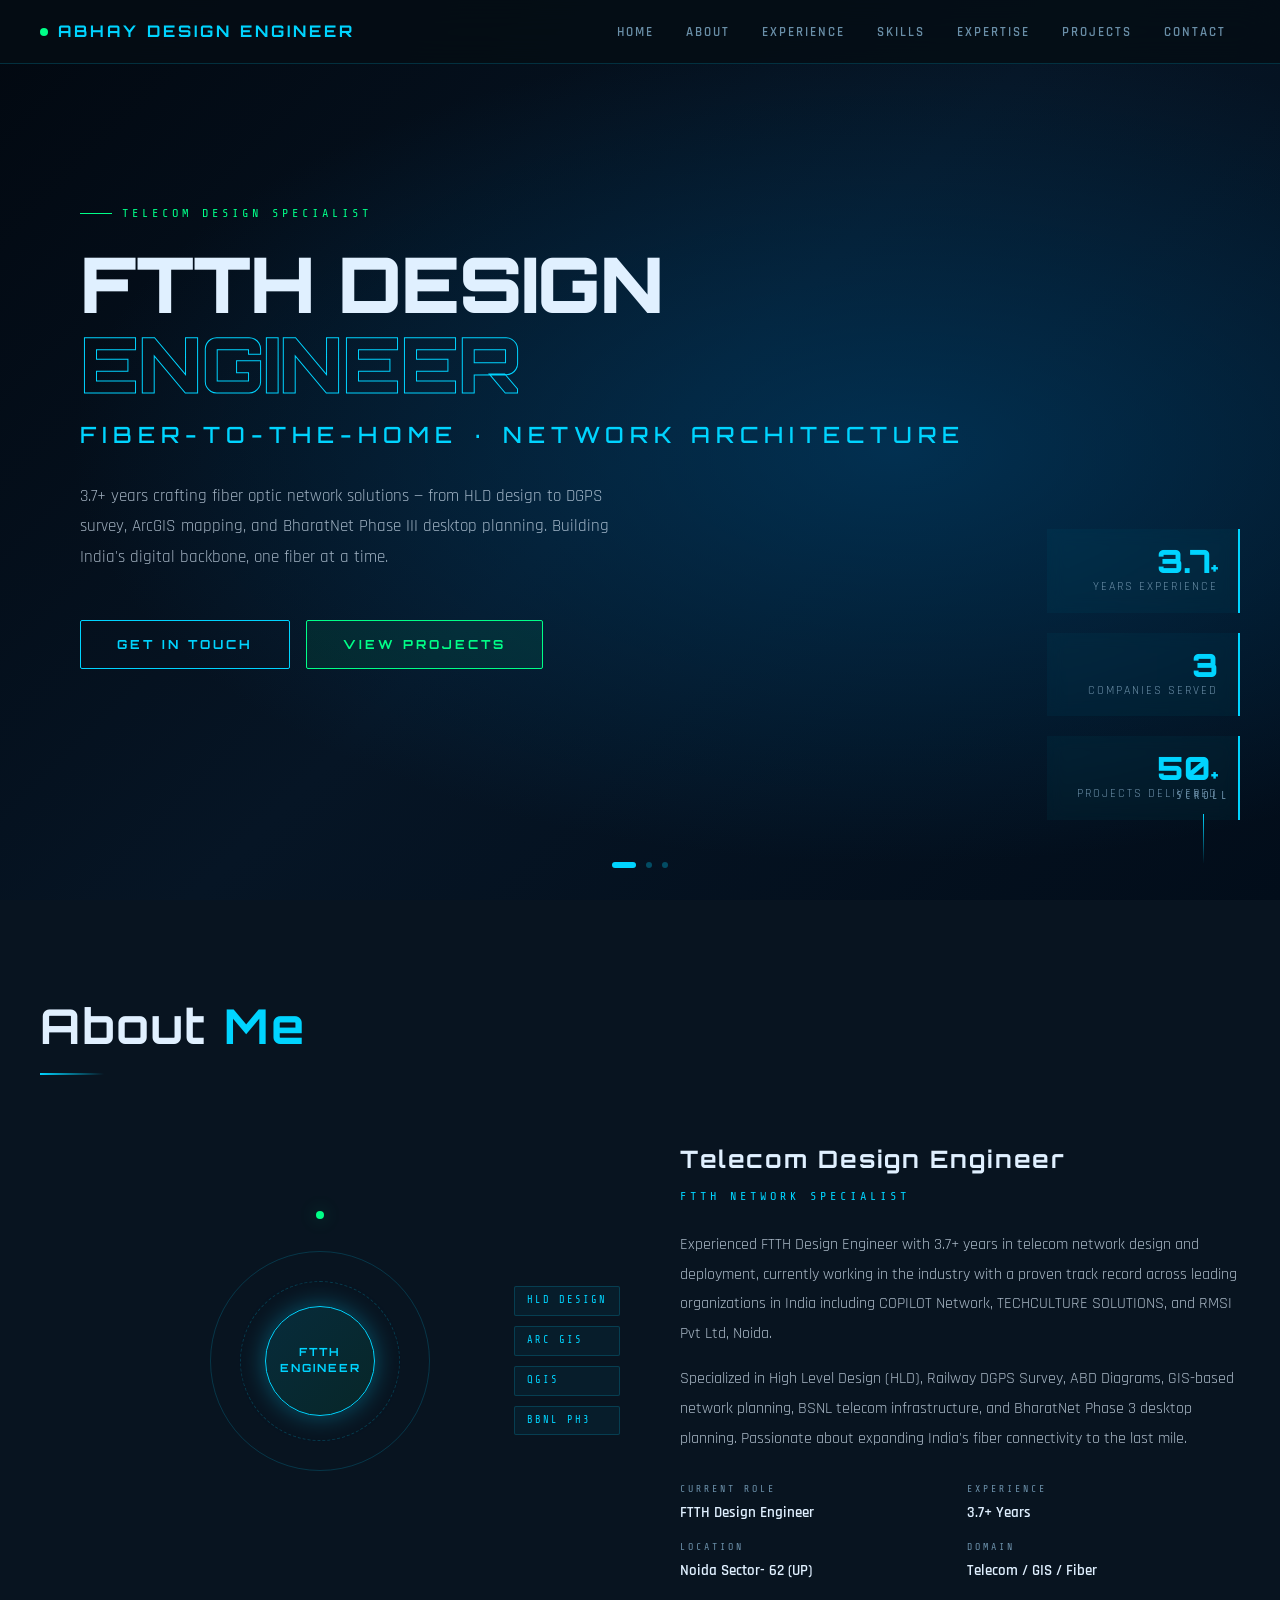
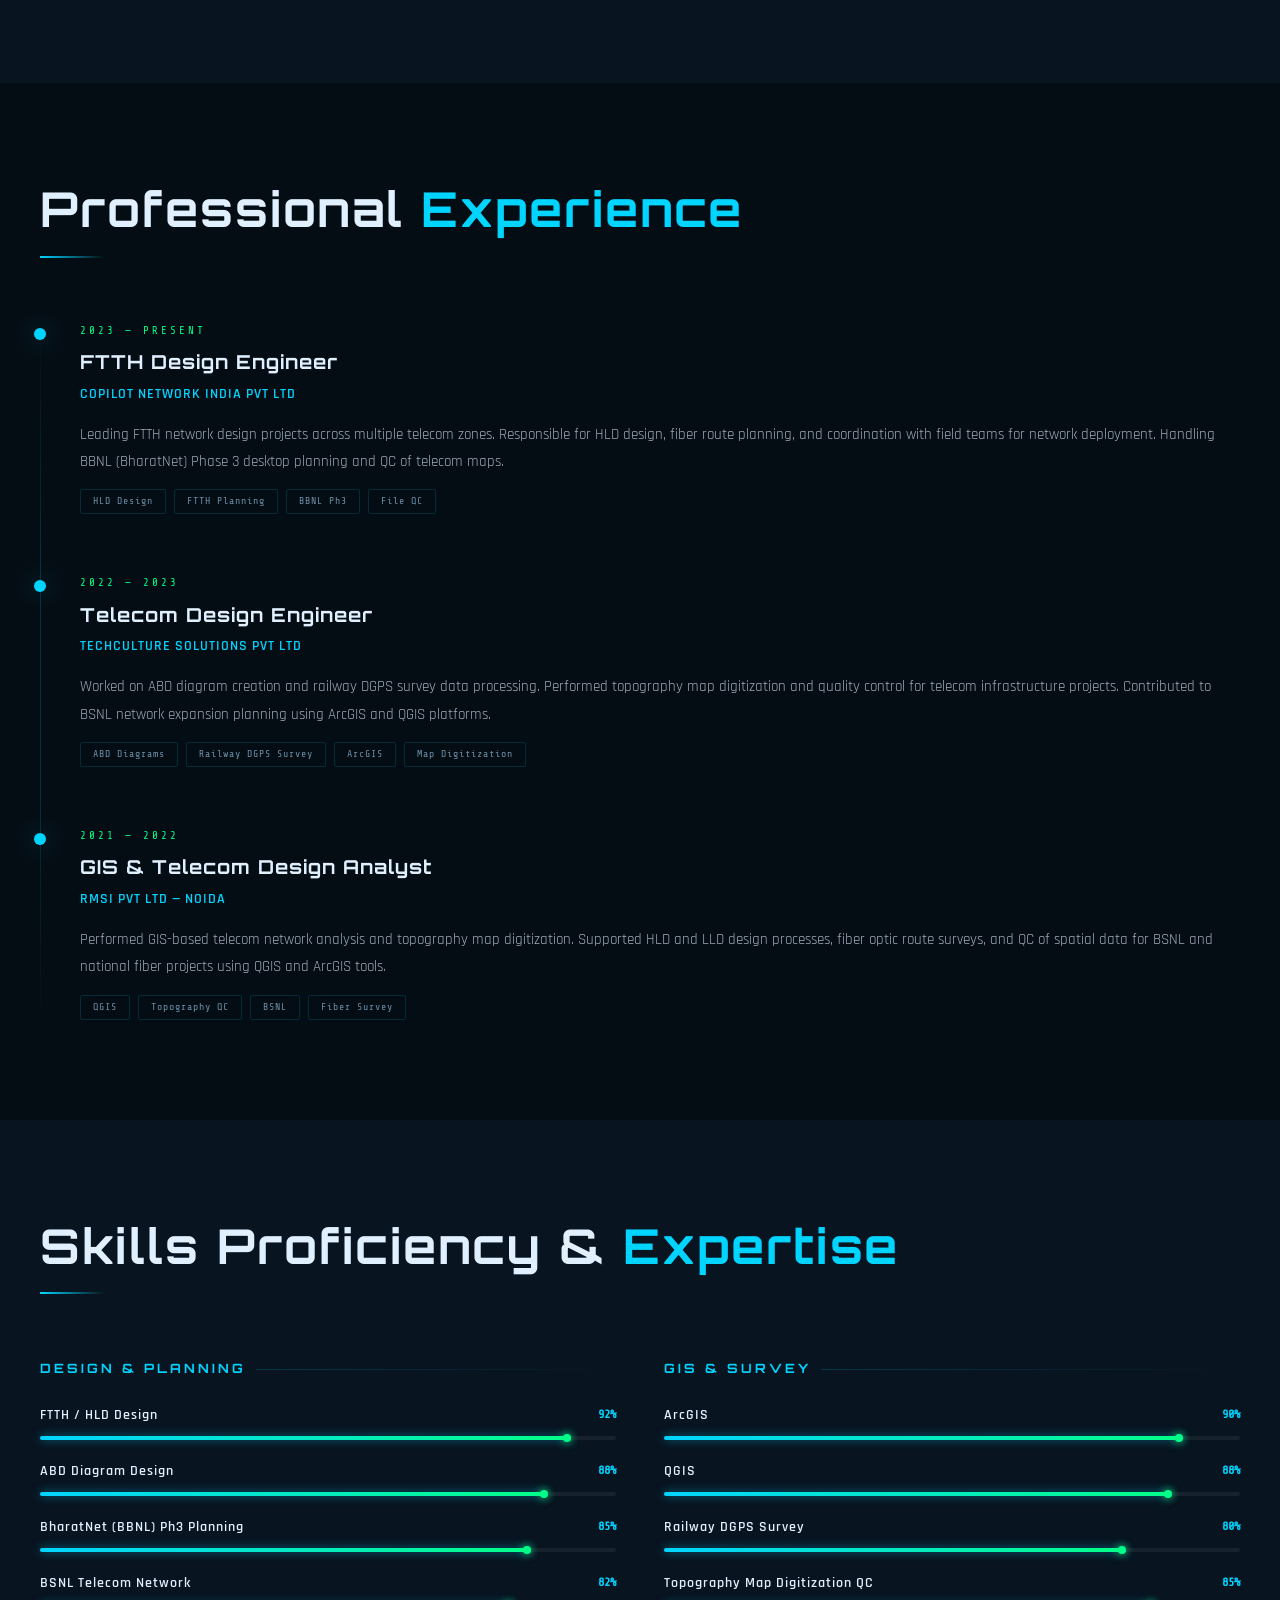
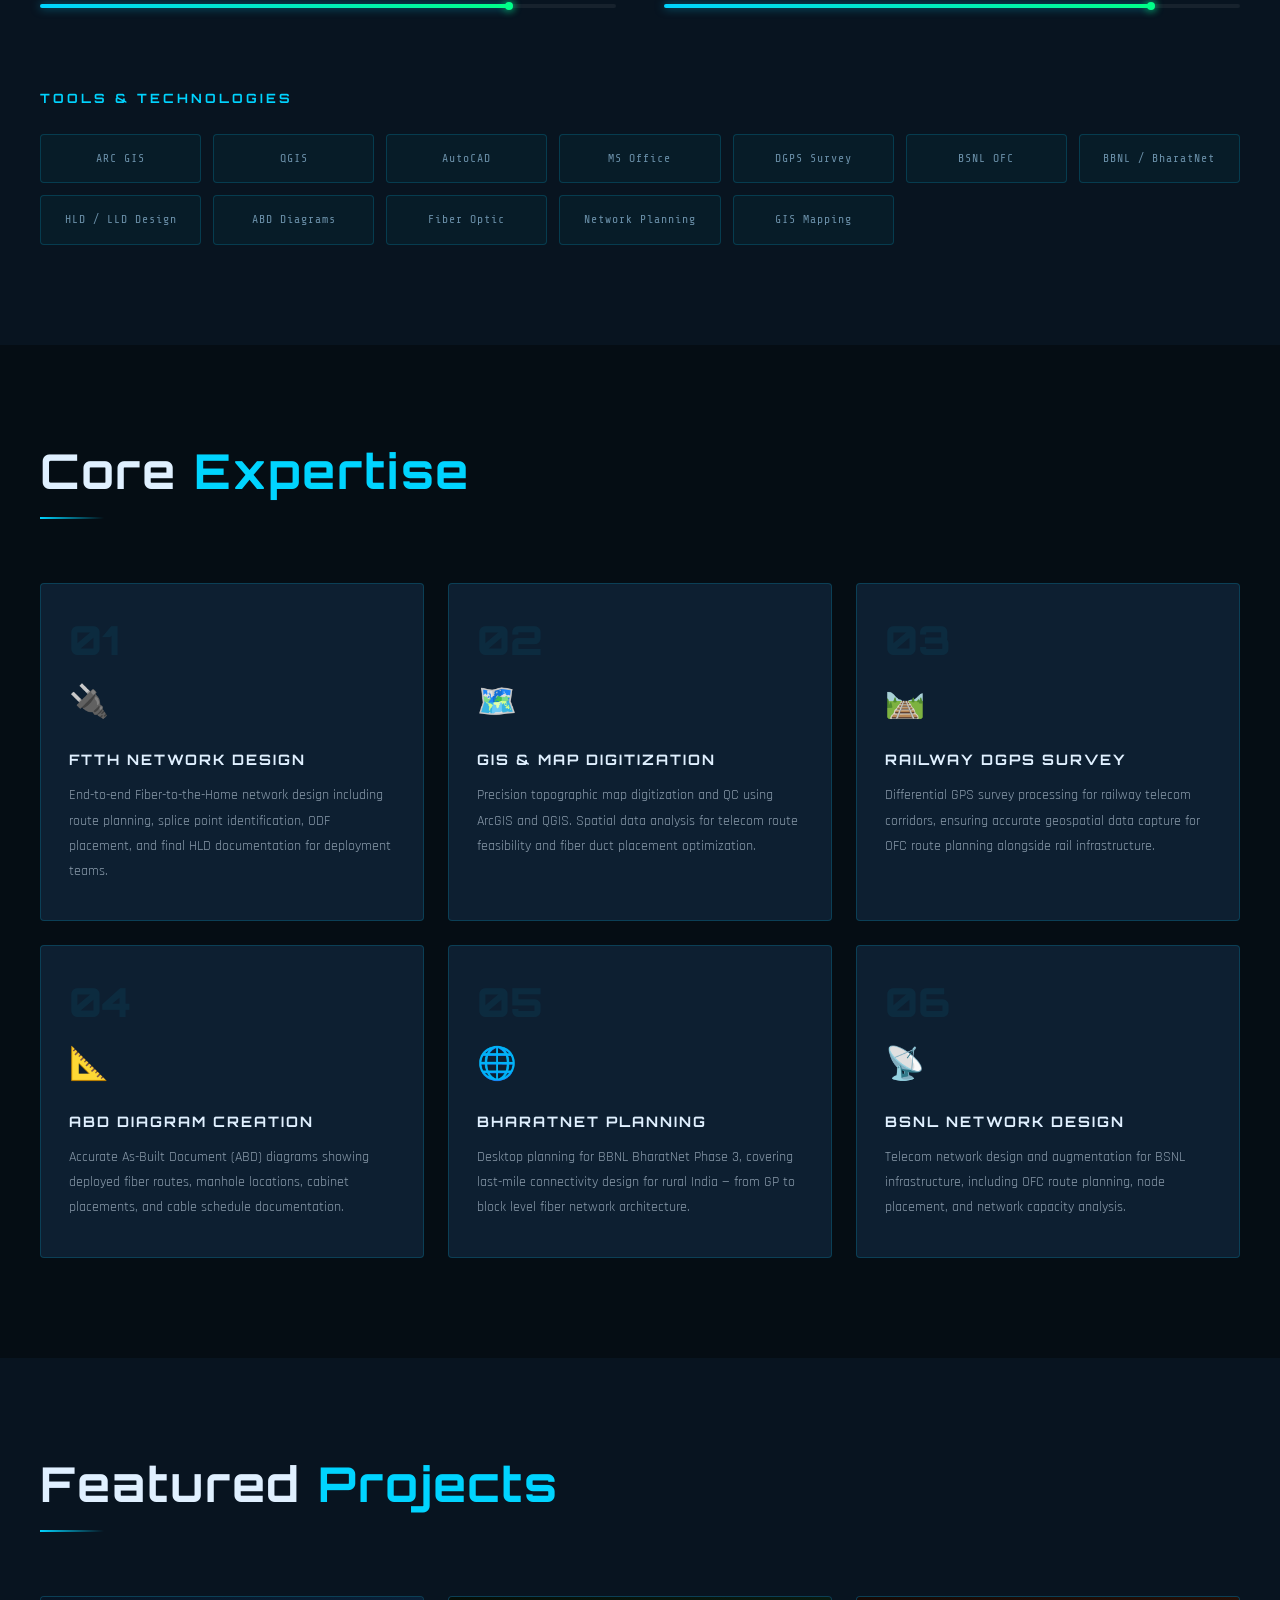
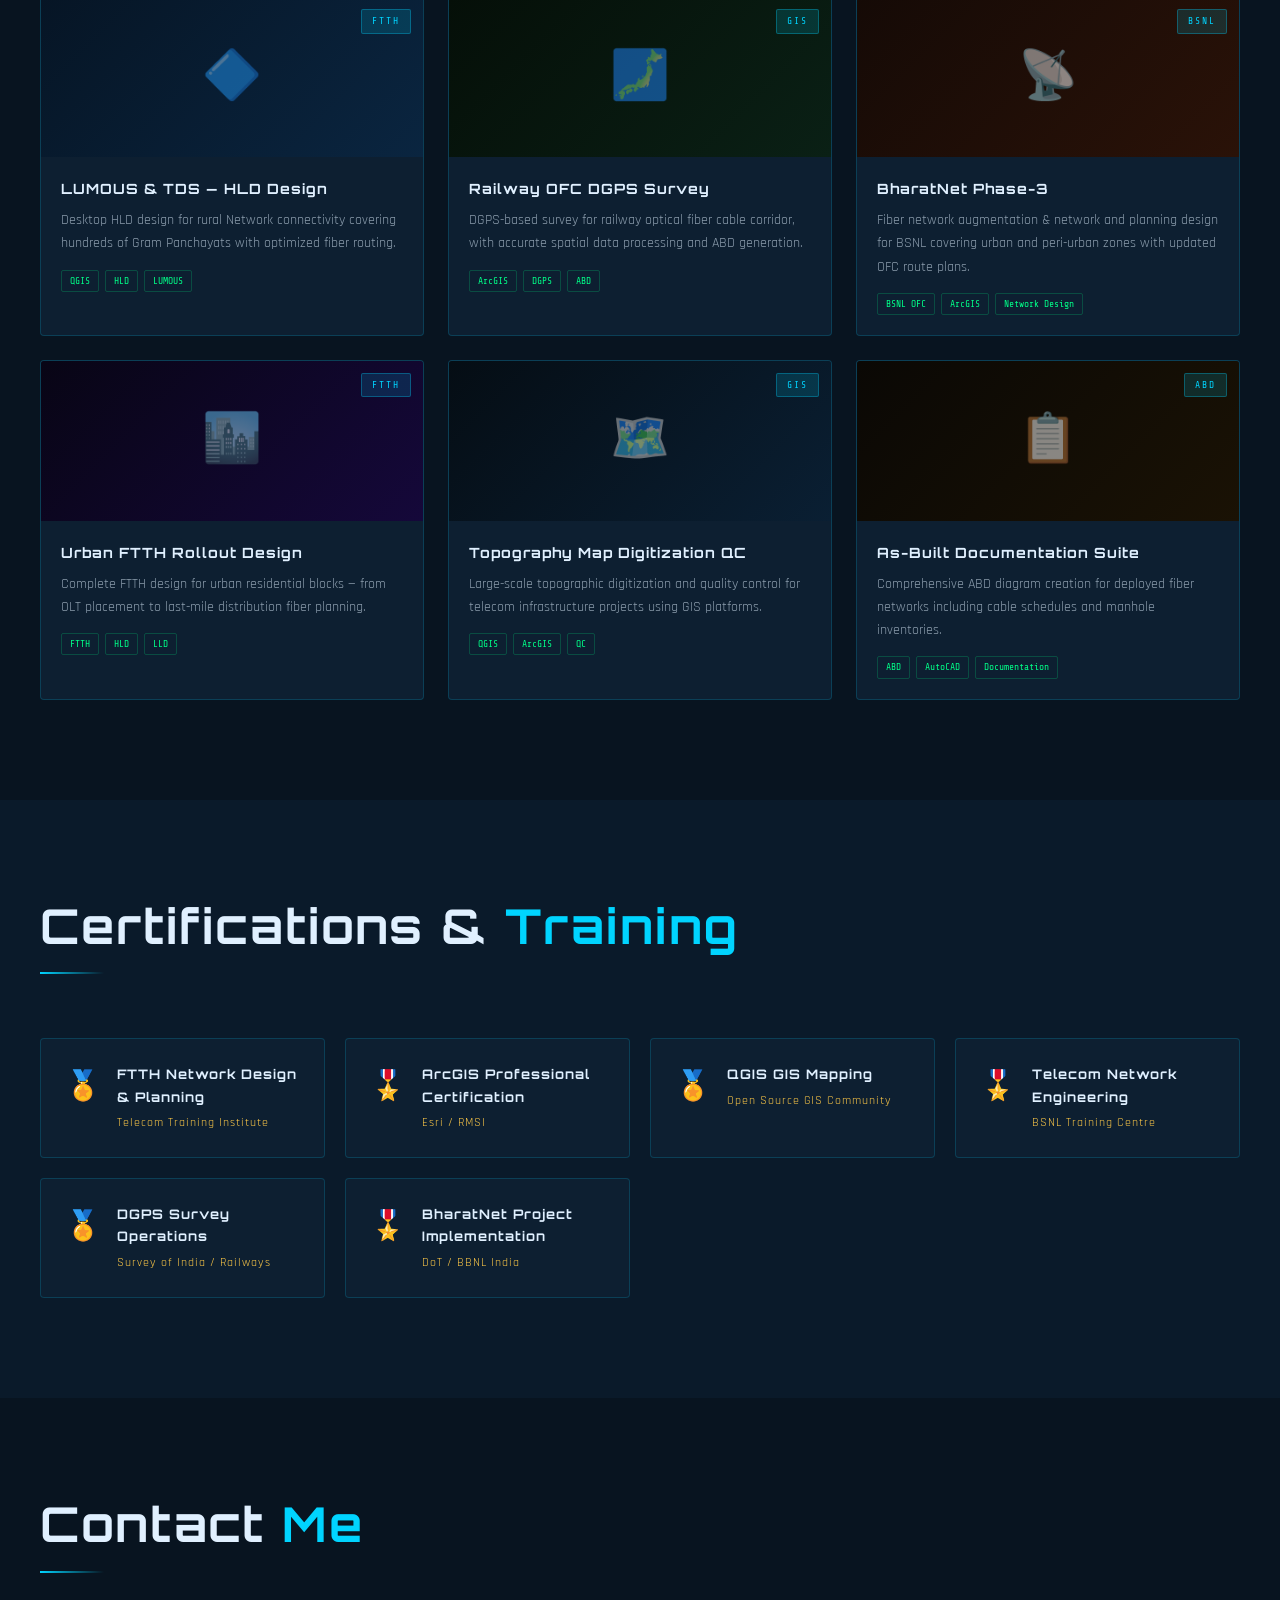
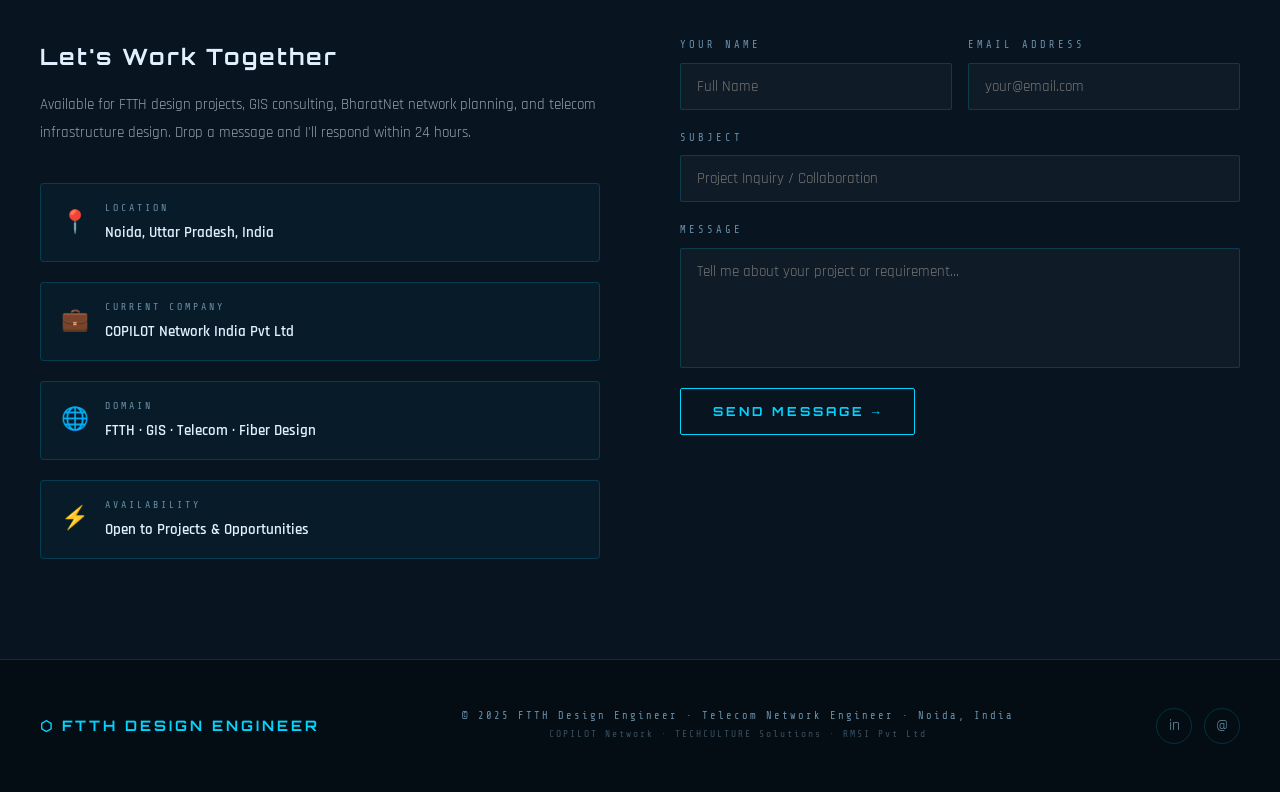
<file: index.html>
<!DOCTYPE html>
<html lang="en">
<head>
<meta charset="UTF-8" />
<meta name="viewport" content="width=device-width, initial-scale=1.0"/>
<title>FTTH Design Engineer | Telecom Network Specialist</title>
<link rel="preconnect" href="https://fonts.googleapis.com"/>
<link rel="preconnect" href="https://fonts.gstatic.com" crossorigin/>
<link href="https://fonts.googleapis.com/css2?family=Rajdhani:wght@300;400;500;600;700&family=Orbitron:wght@400;500;700;900&family=Share+Tech+Mono&display=swap" rel="stylesheet"/>
<link rel="stylesheet" type="text/css" href="Style.css">
</head>
<body>
<!-- LOADER -->
<div id="loader">
  <div class="loader-ring"></div>
  <div class="loader-logo">WELCOME TO ENTER TELECOM WEBSITE</div>
  <div class="loader-bar-wrap"><div class="loader-bar"></div></div>
  <div class="loader-pct" id="loader-pct">INITIALIZING... 0%</div>
</div>
 
<!-- PARTICLES -->
<canvas id="particles-canvas"></canvas>
 
<!-- NAVBAR -->
<nav id="navbar">
  <div class="nav-brand"><span></span>ABHAY DESIGN ENGINEER</div>
  <ul class="nav-links">
    <li><a href="#hero">Home</a></li>
    <li><a href="#about">About</a></li>
    <li><a href="#experience">Experience</a></li>
    <li><a href="#skills">Skills</a></li>
    <li><a href="#services">Expertise</a></li>
    <li><a href="#portfolio">Projects</a></li>
    <li><a href="#contact">Contact</a></li>
  </ul>
  <div id="hamburger" onclick="toggleMenu()">
    <span></span><span></span><span></span>
  </div>
</nav>
 
<!-- MOBILE MENU -->
<div id="mobile-menu">
  <a href="#hero" onclick="toggleMenu()">Home</a>
  <a href="#about" onclick="toggleMenu()">About</a>
  <a href="#experience" onclick="toggleMenu()">Experience</a>
  <a href="#skills" onclick="toggleMenu()">Skills</a>
  <a href="#services" onclick="toggleMenu()">Expertise</a>
  <a href="#portfolio" onclick="toggleMenu()">Projects</a>
  <a href="#contact" onclick="toggleMenu()">Contact</a>
</div>
 
<!-- ══════════════════════════════════
     HERO SECTION
═════════════════════════════════════ -->
<section id="hero">
  <div class="hero-slides">
    <div class="hero-slide hero-slide-1 active"></div>
    <div class="hero-slide hero-slide-2"></div>
    <div class="hero-slide hero-slide-3"></div>
  </div>
  <div class="circuit-bg" id="circuit-bg"></div>
 
  <div class="hero-content">
    <div class="hero-tag">TELECOM DESIGN SPECIALIST</div>
    <h1 class="hero-name">
      <span class="line1">FTTH DESIGN</span>
      <span class="line2">ENGINEER</span>
    </h1>
    <div class="hero-title">FIBER-TO-THE-HOME · NETWORK ARCHITECTURE</div>
    <p class="hero-desc">
      3.7+ years crafting fiber optic network solutions — from HLD design to DGPS survey,
      ArcGIS mapping, and BharatNet Phase III desktop planning. Building India's digital backbone, one fiber at a time.
    </p>
    <div class="hero-btns">
      <a href="#contact" class="btn-primary"><span>Get In Touch</span></a>
      <a href="#portfolio" class="btn-secondary">View Projects</a>
    </div>
  </div>
 
  <div class="hero-stats">
    <div class="stat-item">
      <div class="stat-num">3.7<span style="font-size:1rem">+</span></div>
      <div class="stat-label">Years Experience</div>
    </div>
    <div class="stat-item">
      <div class="stat-num">3</div>
      <div class="stat-label">Companies Served</div>
    </div>
    <div class="stat-item">
      <div class="stat-num">50<span style="font-size:1rem">+</span></div>
      <div class="stat-label">Projects Delivered</div>
    </div>
  </div>
 
  <div class="hero-dots">
    <div class="dot active" onclick="goSlide(0)"></div>
    <div class="dot" onclick="goSlide(1)"></div>
    <div class="dot" onclick="goSlide(2)"></div>
  </div>
  <div class="scroll-cue">SCROLL</div>
</section>
 
<!-- ══════════════════════════════════
     ABOUT SECTION
═════════════════════════════════════ -->
<section id="about">
  <div class="container">
    <div class="section-header reveal">
      <h2 class="section-title">About <em>Me</em></h2>
      <div class="section-line"></div>
    </div>
    <div class="about-grid">
      <div class="about-visual reveal">
        <div class="about-hex-wrap">
          <div class="hex-outer"></div>
          <div class="hex-inner"></div>
          <div class="hex-center">FTTH<br/>ENGINEER</div>
          <div class="orbit-dot"></div>
        </div>
        <div class="about-floating-tags">
          <div class="f-tag">HLD DESIGN</div>
          <div class="f-tag">ARC GIS</div>
          <div class="f-tag">QGIS</div>
          <div class="f-tag">BBNL PH3</div>
        </div>
      </div>
      <div class="about-text reveal">
        <h3>Telecom Design Engineer</h3>
        <div class="role">FTTH NETWORK SPECIALIST</div>
        <p>
          Experienced FTTH Design Engineer with 3.7+ years in telecom network design and deployment,
          currently working in the industry with a proven track record across leading organizations
          in India including COPILOT Network, TECHCULTURE SOLUTIONS, and RMSI Pvt Ltd, Noida.
        </p>
        <p>
          Specialized in High Level Design (HLD), Railway DGPS Survey, ABD Diagrams, GIS-based
          network planning, BSNL telecom infrastructure, and BharatNet Phase 3 desktop planning.
          Passionate about expanding India's fiber connectivity to the last mile.
        </p>
        <div class="about-info-grid">
          <div class="info-item">
            <span class="info-label">Current Role</span>
            <span class="info-val">FTTH Design Engineer</span>
          </div>
          <div class="info-item">
            <span class="info-label">Experience</span>
            <span class="info-val">3.7+ Years</span>
          </div>
          <div class="info-item">
            <span class="info-label">Location</span>
            <span class="info-val">Noida Sector- 62 (UP)</span>
          </div>
          <div class="info-item">
            <span class="info-label">Domain</span>
            <span class="info-val">Telecom / GIS / Fiber</span>
          </div>
        </div>
      </div>
    </div>
  </div>
</section>
 
<!-- ══════════════════════════════════
     EXPERIENCE SECTION
═════════════════════════════════════ -->
<section id="experience">
  <div class="container">
    <div class="section-header reveal">
      <h2 class="section-title">Professional <em>Experience</em></h2>
      <div class="section-line"></div>
    </div>
    <div class="timeline">
 
      <div class="timeline-item reveal">
        <div class="t-period">2023 — PRESENT</div>
        <div class="t-role">FTTH Design Engineer</div>
        <div class="t-company">COPILOT NETWORK INDIA PVT LTD</div>
        <p class="t-desc">
          Leading FTTH network design projects across multiple telecom zones. Responsible for
          HLD design, fiber route planning, and coordination with field teams for network
          deployment. Handling BBNL (BharatNet) Phase 3 desktop planning and QC of telecom maps.
        </p>
        <div class="t-tags">
          <span class="t-tag">HLD Design</span>
          <span class="t-tag">FTTH Planning</span>
          <span class="t-tag">BBNL Ph3</span>
          <span class="t-tag">File QC</span>
        </div>
      </div>
 
      <div class="timeline-item reveal">
        <div class="t-period">2022 — 2023</div>
        <div class="t-role">Telecom Design Engineer</div>
        <div class="t-company">TECHCULTURE SOLUTIONS PVT LTD</div>
        <p class="t-desc">
          Worked on ABD diagram creation and railway DGPS survey data processing. Performed
          topography map digitization and quality control for telecom infrastructure projects.
          Contributed to BSNL network expansion planning using ArcGIS and QGIS platforms.
        </p>
        <div class="t-tags">
          <span class="t-tag">ABD Diagrams</span>
          <span class="t-tag">Railway DGPS Survey</span>
          <span class="t-tag">ArcGIS</span>
          <span class="t-tag">Map Digitization</span>
        </div>
      </div>
 
      <div class="timeline-item reveal">
        <div class="t-period">2021 — 2022</div>
        <div class="t-role">GIS & Telecom Design Analyst</div>
        <div class="t-company">RMSI PVT LTD — NOIDA</div>
        <p class="t-desc">
          Performed GIS-based telecom network analysis and topography map digitization.
          Supported HLD and LLD design processes, fiber optic route surveys, and QC
          of spatial data for BSNL and national fiber projects using QGIS and ArcGIS tools.
        </p>
        <div class="t-tags">
          <span class="t-tag">QGIS</span>
          <span class="t-tag">Topography QC</span>
          <span class="t-tag">BSNL</span>
          <span class="t-tag">Fiber Survey</span>
        </div>
      </div>
 
    </div>
  </div>
</section>
 
<!-- ══════════════════════════════════
     SKILLS SECTION
═════════════════════════════════════ -->
<section id="skills">
  <div class="container">
    <div class="section-header reveal">
      <h2 class="section-title">Skills Proficiency &amp; <em>Expertise</em></h2>
      <div class="section-line"></div>
    </div>
    <div class="skills-grid">
 
      <div class="skill-group reveal">
        <h4>Design &amp; Planning</h4>
        <div class="skill-bar-item">
          <div class="skill-top"><span class="skill-name">FTTH / HLD Design</span><span class="skill-pct">92%</span></div>
          <div class="bar-track"><div class="bar-fill" data-pct="92"></div></div>
        </div>
        <div class="skill-bar-item">
          <div class="skill-top"><span class="skill-name">ABD Diagram Design</span><span class="skill-pct">88%</span></div>
          <div class="bar-track"><div class="bar-fill" data-pct="88"></div></div>
        </div>
        <div class="skill-bar-item">
          <div class="skill-top"><span class="skill-name">BharatNet (BBNL) Ph3 Planning</span><span class="skill-pct">85%</span></div>
          <div class="bar-track"><div class="bar-fill" data-pct="85"></div></div>
        </div>
        <div class="skill-bar-item">
          <div class="skill-top"><span class="skill-name">BSNL Telecom Network</span><span class="skill-pct">82%</span></div>
          <div class="bar-track"><div class="bar-fill" data-pct="82"></div></div>
        </div>
      </div>
 
      <div class="skill-group reveal">
        <h4>GIS &amp; Survey</h4>
        <div class="skill-bar-item">
          <div class="skill-top"><span class="skill-name">ArcGIS</span><span class="skill-pct">90%</span></div>
          <div class="bar-track"><div class="bar-fill" data-pct="90"></div></div>
        </div>
        <div class="skill-bar-item">
          <div class="skill-top"><span class="skill-name">QGIS</span><span class="skill-pct">88%</span></div>
          <div class="bar-track"><div class="bar-fill" data-pct="88"></div></div>
        </div>
        <div class="skill-bar-item">
          <div class="skill-top"><span class="skill-name">Railway DGPS Survey</span><span class="skill-pct">80%</span></div>
          <div class="bar-track"><div class="bar-fill" data-pct="80"></div></div>
        </div>
        <div class="skill-bar-item">
          <div class="skill-top"><span class="skill-name">Topography Map Digitization QC</span><span class="skill-pct">85%</span></div>
          <div class="bar-track"><div class="bar-fill" data-pct="85"></div></div>
        </div>
      </div>
 
    </div>
 
    <div class="skills-tools reveal">
      <div class="tools-title">TOOLS &amp; TECHNOLOGIES</div>
      <div class="tools-grid">
        <div class="tool-card">ARC GIS</div>
        <div class="tool-card">QGIS</div>
        <div class="tool-card">AutoCAD</div>
        <div class="tool-card">MS Office</div>
        <div class="tool-card">DGPS Survey</div>
        <div class="tool-card">BSNL OFC</div>
        <div class="tool-card">BBNL / BharatNet</div>
        <div class="tool-card">HLD / LLD Design</div>
        <div class="tool-card">ABD Diagrams</div>
        <div class="tool-card">Fiber Optic</div>
        <div class="tool-card">Network Planning</div>
        <div class="tool-card">GIS Mapping</div>
      </div>
    </div>
  </div>
</section>
 
<!-- ══════════════════════════════════
     SERVICES / EXPERTISE
═════════════════════════════════════ -->
<section id="services">
  <div class="container">
    <div class="section-header reveal">

      <h2 class="section-title">Core <em>Expertise</em></h2>
      <div class="section-line"></div>
    </div>
    <div class="services-grid">
 
      <div class="srv-card reveal">
        <div class="srv-num">01</div>
        <span class="srv-icon">🔌</span>
        <div class="srv-title">FTTH Network Design</div>
        <p class="srv-desc">
          End-to-end Fiber-to-the-Home network design including route planning, splice point
          identification, ODF placement, and final HLD documentation for deployment teams.
        </p>
      </div>
 
      <div class="srv-card reveal">
        <div class="srv-num">02</div>
        <span class="srv-icon">🗺️</span>
        <div class="srv-title">GIS & Map Digitization</div>
        <p class="srv-desc">
          Precision topographic map digitization and QC using ArcGIS and QGIS. Spatial data
          analysis for telecom route feasibility and fiber duct placement optimization.
        </p>
      </div>
 
      <div class="srv-card reveal">
        <div class="srv-num">03</div>
        <span class="srv-icon">🛤️</span>
        <div class="srv-title">Railway DGPS Survey</div>
        <p class="srv-desc">
          Differential GPS survey processing for railway telecom corridors, ensuring accurate
          geospatial data capture for OFC route planning alongside rail infrastructure.
        </p>
      </div>
 
      <div class="srv-card reveal">
        <div class="srv-num">04</div>
        <span class="srv-icon">📐</span>
        <div class="srv-title">ABD Diagram Creation</div>
        <p class="srv-desc">
          Accurate As-Built Document (ABD) diagrams showing deployed fiber routes, manhole
          locations, cabinet placements, and cable schedule documentation.
        </p>
      </div>
 
      <div class="srv-card reveal">
        <div class="srv-num">05</div>
        <span class="srv-icon">🌐</span>
        <div class="srv-title">BharatNet Planning</div>
        <p class="srv-desc">
          Desktop planning for BBNL BharatNet Phase 3, covering last-mile connectivity design
          for rural India — from GP to block level fiber network architecture.
        </p>
      </div>
 
      <div class="srv-card reveal">
        <div class="srv-num">06</div>
        <span class="srv-icon">📡</span>
        <div class="srv-title">BSNL Network Design</div>
        <p class="srv-desc">
          Telecom network design and augmentation for BSNL infrastructure, including OFC
          route planning, node placement, and network capacity analysis.
        </p>
      </div>
 
    </div>
  </div>
</section>
 
<!-- ══════════════════════════════════
     PORTFOLIO / PROJECTS
═════════════════════════════════════ -->
<section id="portfolio">
  <div class="container">
    <div class="section-header reveal">
      <h2 class="section-title">Featured <em>Projects</em></h2>
      <div class="section-line"></div>
    </div>
    <div class="portfolio-grid">
 
      <div class="proj-card reveal">
        <div class="proj-img proj-img-1">
          <span class="proj-img-icon">🔷</span>
          <div class="proj-img-badge">FTTH</div>
        </div>
        <div class="proj-body">
          <div class="proj-title">LUMOUS & TDS — HLD Design</div>
          <p class="proj-desc">Desktop HLD design for rural Network connectivity covering hundreds of Gram Panchayats with optimized fiber routing.</p>
          <div class="proj-tech"><span>QGIS</span><span>HLD</span><span>LUMOUS</span></div>
        </div>
      </div>
 
      <div class="proj-card reveal">
        <div class="proj-img proj-img-2">
          <span class="proj-img-icon">🗾</span>
          <div class="proj-img-badge">GIS</div>
        </div>
        <div class="proj-body">
          <div class="proj-title">Railway OFC DGPS Survey</div>
          <p class="proj-desc">DGPS-based survey for railway optical fiber cable corridor, with accurate spatial data processing and ABD generation.</p>
          <div class="proj-tech"><span>ArcGIS</span><span>DGPS</span><span>ABD</span></div>
        </div>
      </div>
 
      <div class="proj-card reveal">
        <div class="proj-img proj-img-3">
          <span class="proj-img-icon">📡</span>
          <div class="proj-img-badge">BSNL</div>
        </div>
        <div class="proj-body">
          <div class="proj-title">BharatNet Phase-3</div>
          <p class="proj-desc">Fiber network augmentation & network and planning design for BSNL covering urban and peri-urban zones with updated OFC route plans.</p>
          <div class="proj-tech"><span>BSNL OFC</span><span>ArcGIS</span><span>Network Design</span></div>
        </div>
      </div>
 
      <div class="proj-card reveal">
        <div class="proj-img proj-img-4">
          <span class="proj-img-icon">🏙️</span>
          <div class="proj-img-badge">FTTH</div>
        </div>
        <div class="proj-body">
          <div class="proj-title">Urban FTTH Rollout Design</div>
          <p class="proj-desc">Complete FTTH design for urban residential blocks — from OLT placement to last-mile distribution fiber planning.</p>
          <div class="proj-tech"><span>FTTH</span><span>HLD</span><span>LLD</span></div>
        </div>
      </div>
 
      <div class="proj-card reveal">
        <div class="proj-img proj-img-5">
          <span class="proj-img-icon">🗺️</span>
          <div class="proj-img-badge">GIS</div>
        </div>
        <div class="proj-body">
          <div class="proj-title">Topography Map Digitization QC</div>
          <p class="proj-desc">Large-scale topographic digitization and quality control for telecom infrastructure projects using GIS platforms.</p>
          <div class="proj-tech"><span>QGIS</span><span>ArcGIS</span><span>QC</span></div>
        </div>
      </div>
 
      <div class="proj-card reveal">
        <div class="proj-img proj-img-6">
          <span class="proj-img-icon">📋</span>
          <div class="proj-img-badge">ABD</div>
        </div>
        <div class="proj-body">
          <div class="proj-title">As-Built Documentation Suite</div>
          <p class="proj-desc">Comprehensive ABD diagram creation for deployed fiber networks including cable schedules and manhole inventories.</p>
          <div class="proj-tech"><span>ABD</span><span>AutoCAD</span><span>Documentation</span></div>
        </div>
      </div>
 
    </div>
  </div>
</section>
 
<!-- ══════════════════════════════════
     CERTIFICATIONS
═════════════════════════════════════ -->
<section id="certifications" style="background:var(--bg3);">
  <div class="container">
    <div class="section-header reveal">
      <h2 class="section-title">Certifications &amp; <em>Training</em></h2>
      <div class="section-line"></div>
    </div>
    <div class="cert-grid">
      <div class="cert-card reveal">
        <div class="cert-icon">🏅</div>
        <div><div class="cert-name">FTTH Network Design & Planning</div><div class="cert-issuer">Telecom Training Institute</div></div>
      </div>
      <div class="cert-card reveal">
        <div class="cert-icon">🎖️</div>
        <div><div class="cert-name">ArcGIS Professional Certification</div><div class="cert-issuer">Esri / RMSI</div></div>
      </div>
      <div class="cert-card reveal">
        <div class="cert-icon">🏅</div>
        <div><div class="cert-name">QGIS GIS Mapping</div><div class="cert-issuer">Open Source GIS Community</div></div>
      </div>
      <div class="cert-card reveal">
        <div class="cert-icon">🎖️</div>
        <div><div class="cert-name">Telecom Network Engineering</div><div class="cert-issuer">BSNL Training Centre</div></div>
      </div>
      <div class="cert-card reveal">
        <div class="cert-icon">🏅</div>
        <div><div class="cert-name">DGPS Survey Operations</div><div class="cert-issuer">Survey of India / Railways</div></div>
      </div>
      <div class="cert-card reveal">
        <div class="cert-icon">🎖️</div>
        <div><div class="cert-name">BharatNet Project Implementation</div><div class="cert-issuer">DoT / BBNL India</div></div>
      </div>
    </div>
  </div>
</section>
 
<!-- ══════════════════════════════════
     CONTACT SECTION
═════════════════════════════════════ -->
<section id="contact">
  <div class="container">
    <div class="section-header reveal">
    
      <h2 class="section-title">Contact <em>Me</em></h2>
      <div class="section-line"></div>
    </div>
    <div class="contact-grid">
      <div>
        <div class="contact-info reveal">
          <h3>Let's Work Together</h3>
          <p>
            Available for FTTH design projects, GIS consulting, BharatNet network planning,
            and telecom infrastructure design. Drop a message and I'll respond within 24 hours.
          </p>
        </div>
        <div class="contact-items reveal">
          <div class="c-item">
            <span class="c-icon">📍</span>
            <div>
              <div class="c-label">Location</div>
              <div class="c-value">Noida, Uttar Pradesh, India</div>
            </div>
          </div>
          <div class="c-item">
            <span class="c-icon">💼</span>
            <div>
              <div class="c-label">Current Company</div>
              <div class="c-value">COPILOT Network India Pvt Ltd</div>
            </div>
          </div>
          <div class="c-item">
            <span class="c-icon">🌐</span>
            <div>
              <div class="c-label">Domain</div>
              <div class="c-value">FTTH · GIS · Telecom · Fiber Design</div>
            </div>
          </div>
          <div class="c-item">
            <span class="c-icon">⚡</span>
            <div>
              <div class="c-label">Availability</div>
              <div class="c-value">Open to Projects & Opportunities</div>
            </div>
          </div>
        </div>
      </div>
 
      <div class="contact-form reveal">
        <div id="form-msg">✅ MESSAGE SENT SUCCESSFULLY — I'll respond within 24 hours.</div>
        <div class="form-row">
          <div class="form-group">
            <label>Your Name</label>
            <input type="text" id="f-name" placeholder="Full Name"/>
          </div>
          <div class="form-group">
            <label>Email Address</label>
            <input type="email" id="f-email" placeholder="your@email.com"/>
          </div>
        </div>
        <div class="form-group">
          <label>Subject</label>
          <input type="text" id="f-subject" placeholder="Project Inquiry / Collaboration"/>
        </div>
        <div class="form-group">
          <label>Message</label>
          <textarea id="f-msg" placeholder="Tell me about your project or requirement..."></textarea>
        </div>
        <button class="btn-submit" onclick="submitForm()"><span>Send Message →</span></button>
      </div>
    </div>
  </div>
</section>
 
<!-- FOOTER -->
<footer id="footer">
  <div class="footer-inner">
    <div class="footer-brand">⬡ FTTH DESIGN ENGINEER</div>
    <div class="footer-copy">
      © 2025 FTTH Design Engineer · Telecom Network Engineer · Noida, India<br/>
      <span style="color:rgba(106,143,168,0.5);font-size:0.6rem;">COPILOT Network · TECHCULTURE Solutions · RMSI Pvt Ltd</span>
    </div>
    <div class="footer-socials">
      <a href="www.linkedin.com/in/abhay-sharma-231157239" class="social-btn" title="LinkedIn">in</a>
      <a href="mailto:abhaysharma892486@gmail.com" class="social-btn" title="Email">@</a>
    </div>
  </div>
</footer>
 
<!-- BACK TO TOP -->
<div id="back-top" onclick="window.scrollTo({top:0,behavior:'smooth'})">↑</div>
 <script src="script.js"></script>
</body>
</html>
</file>
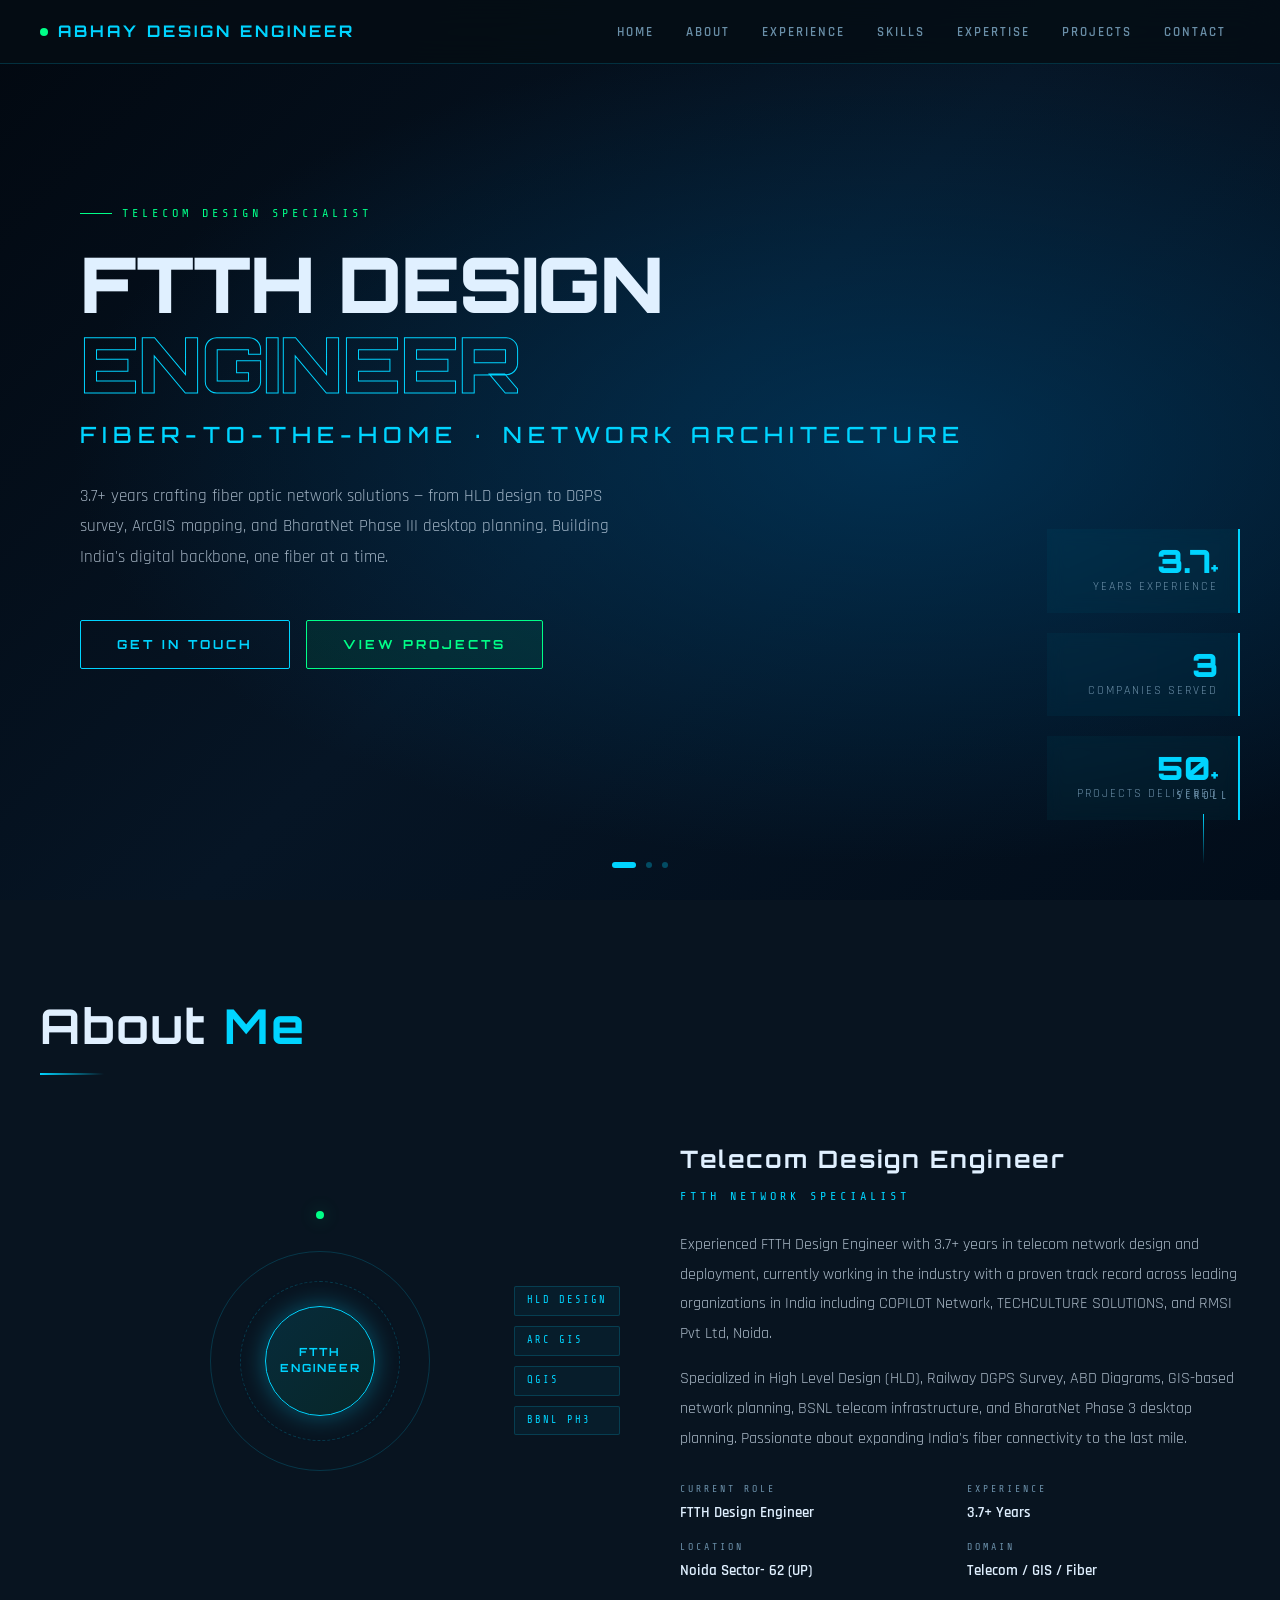
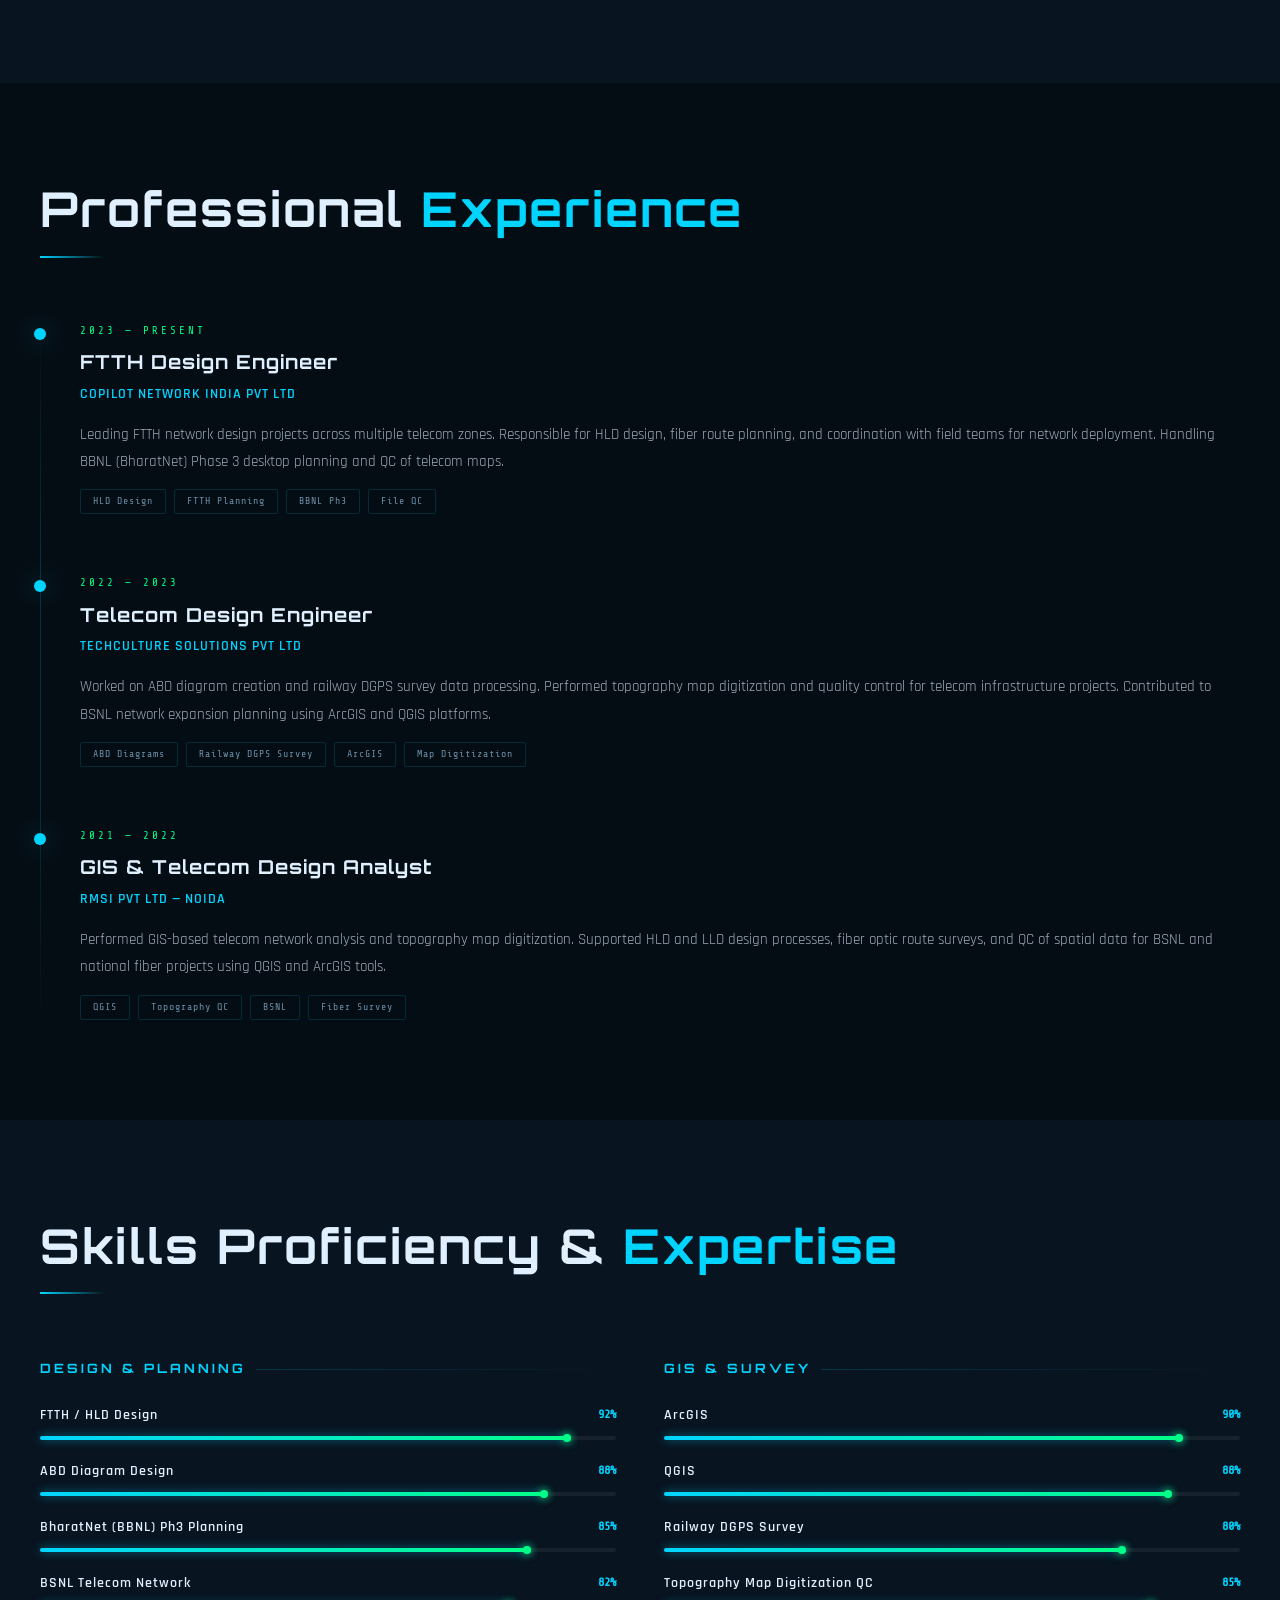
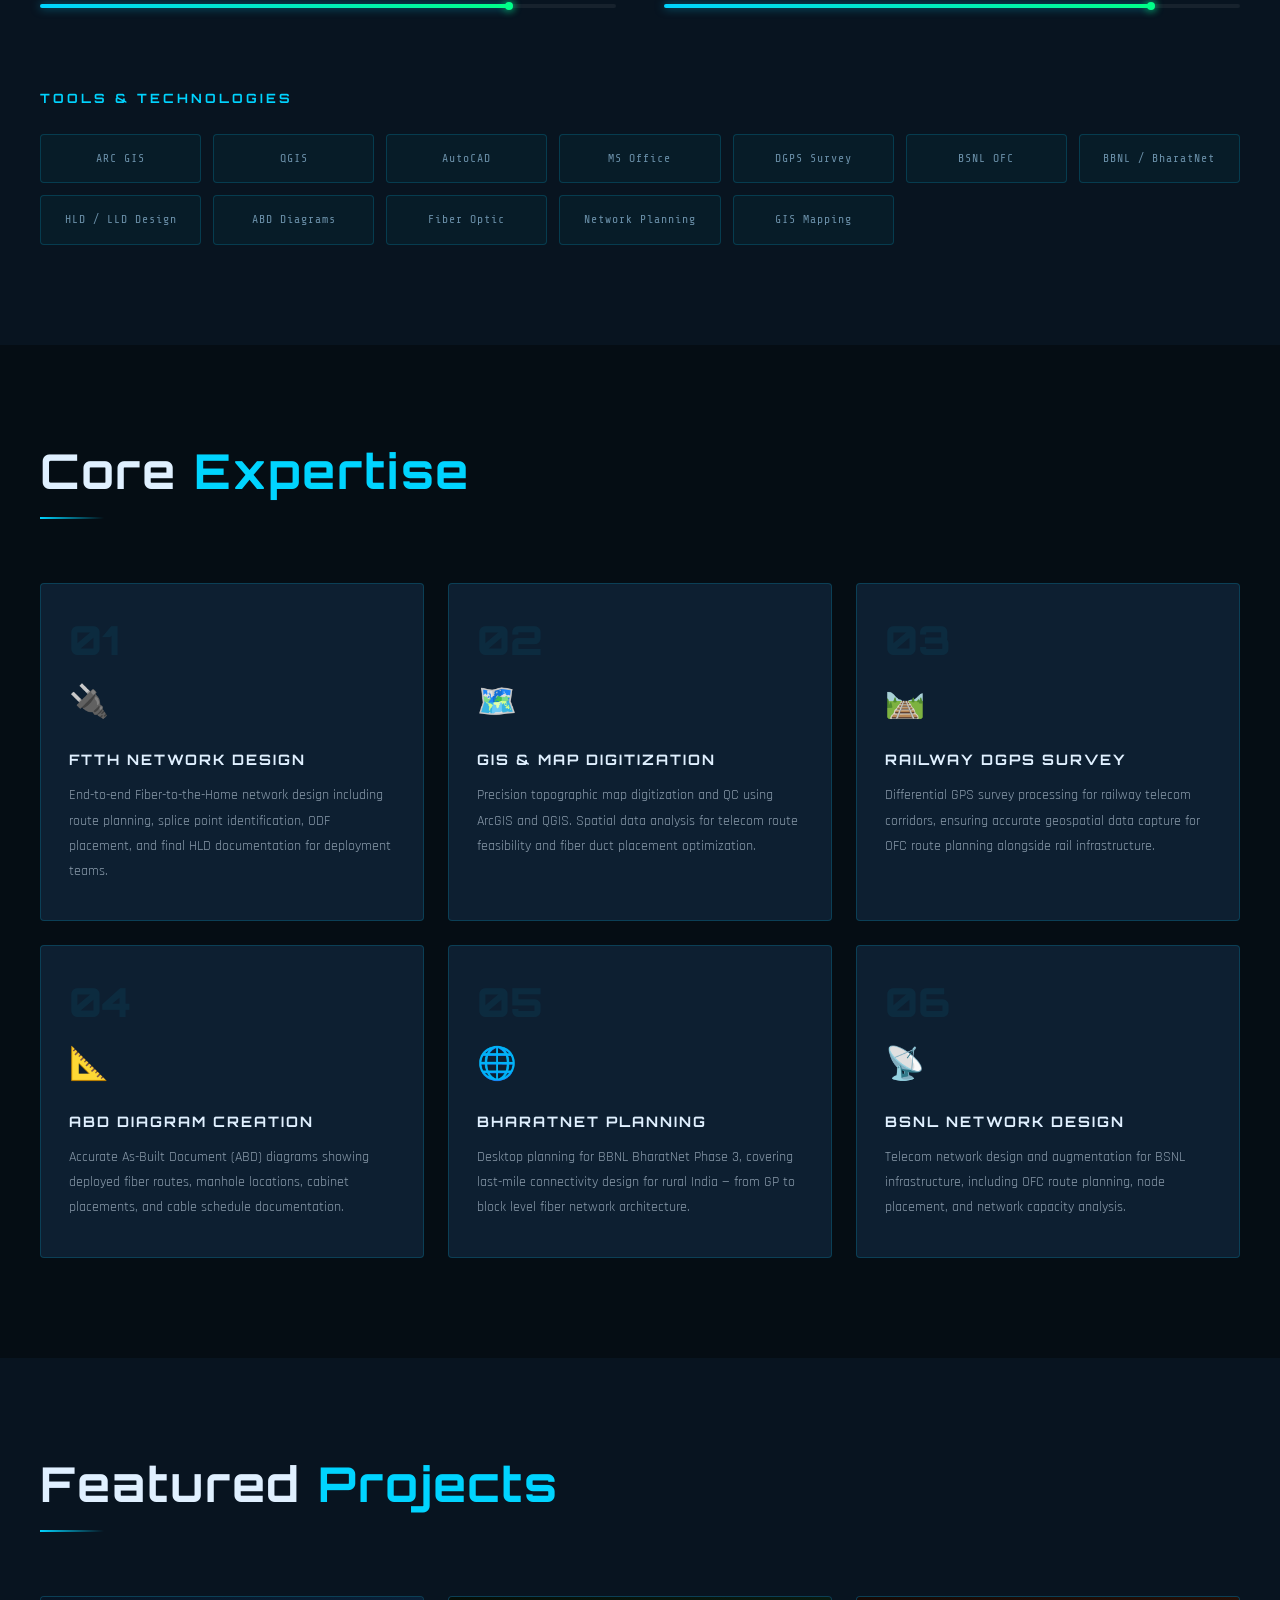
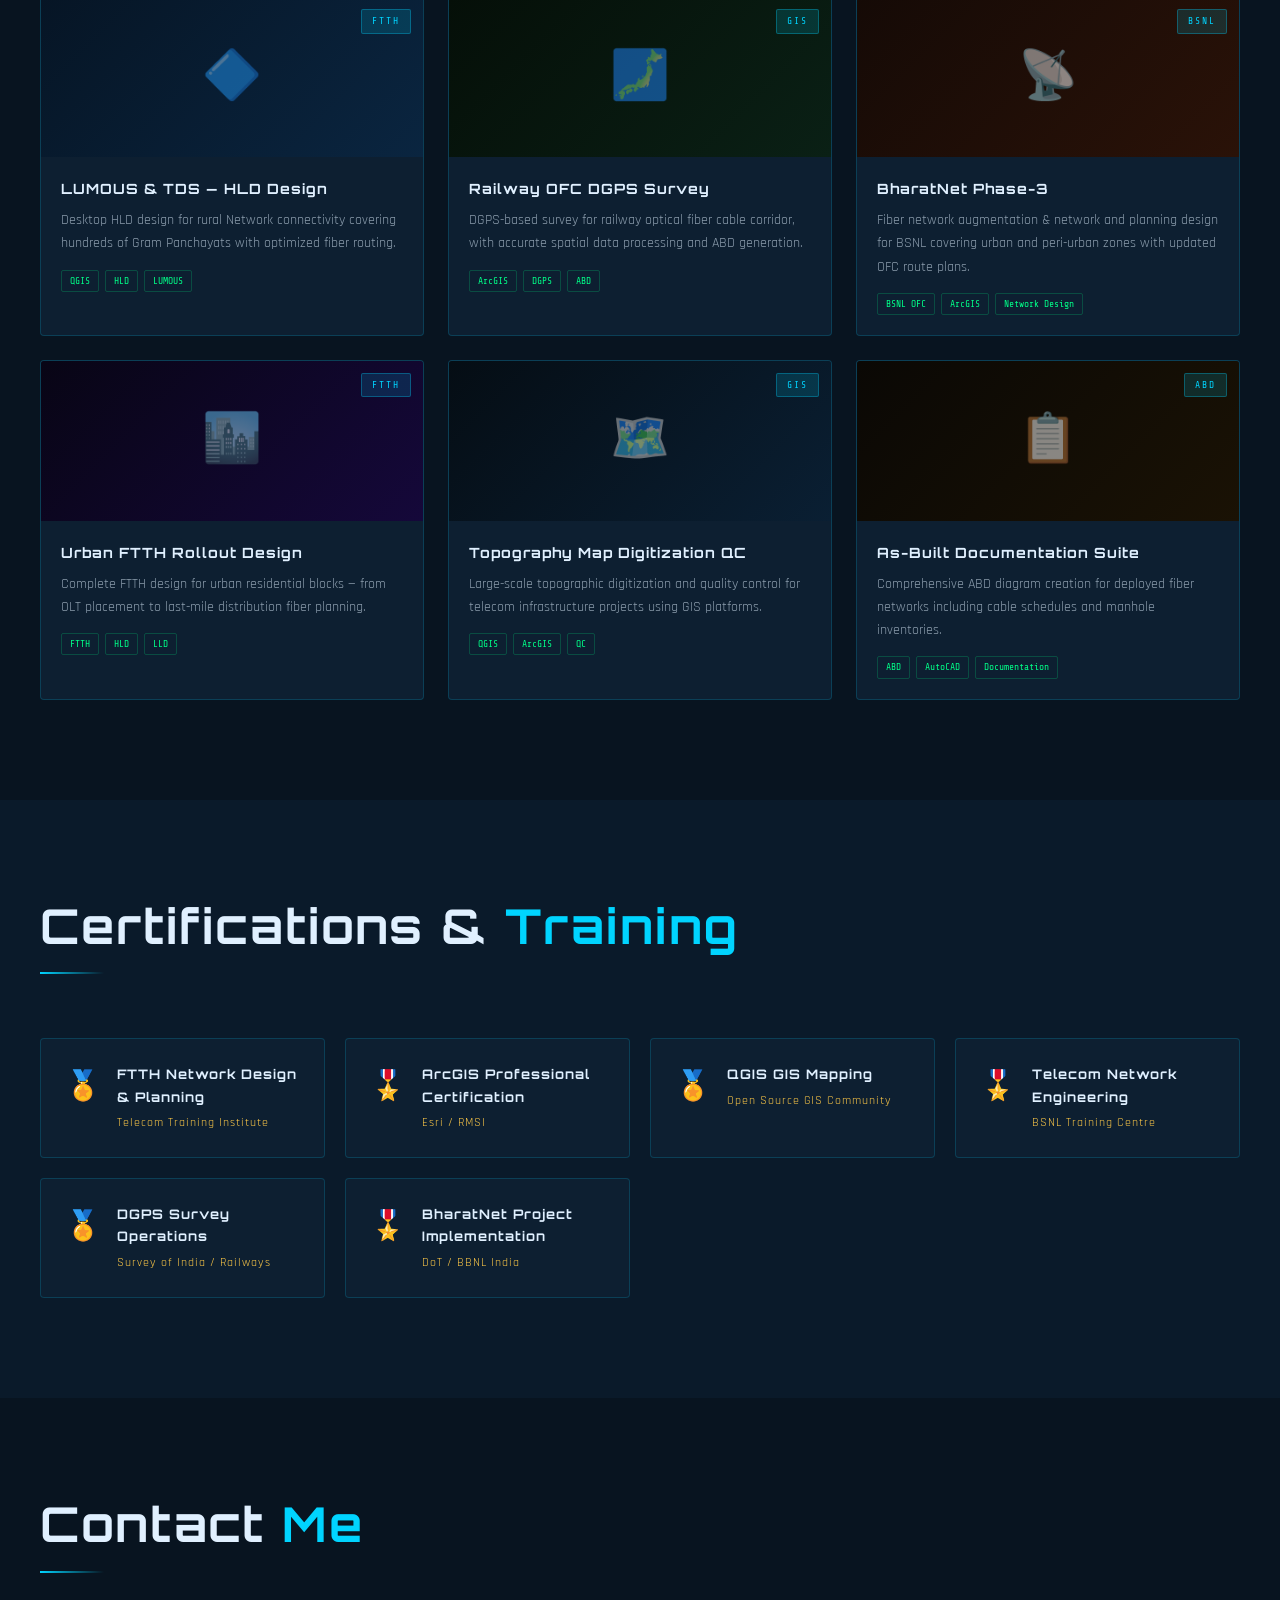
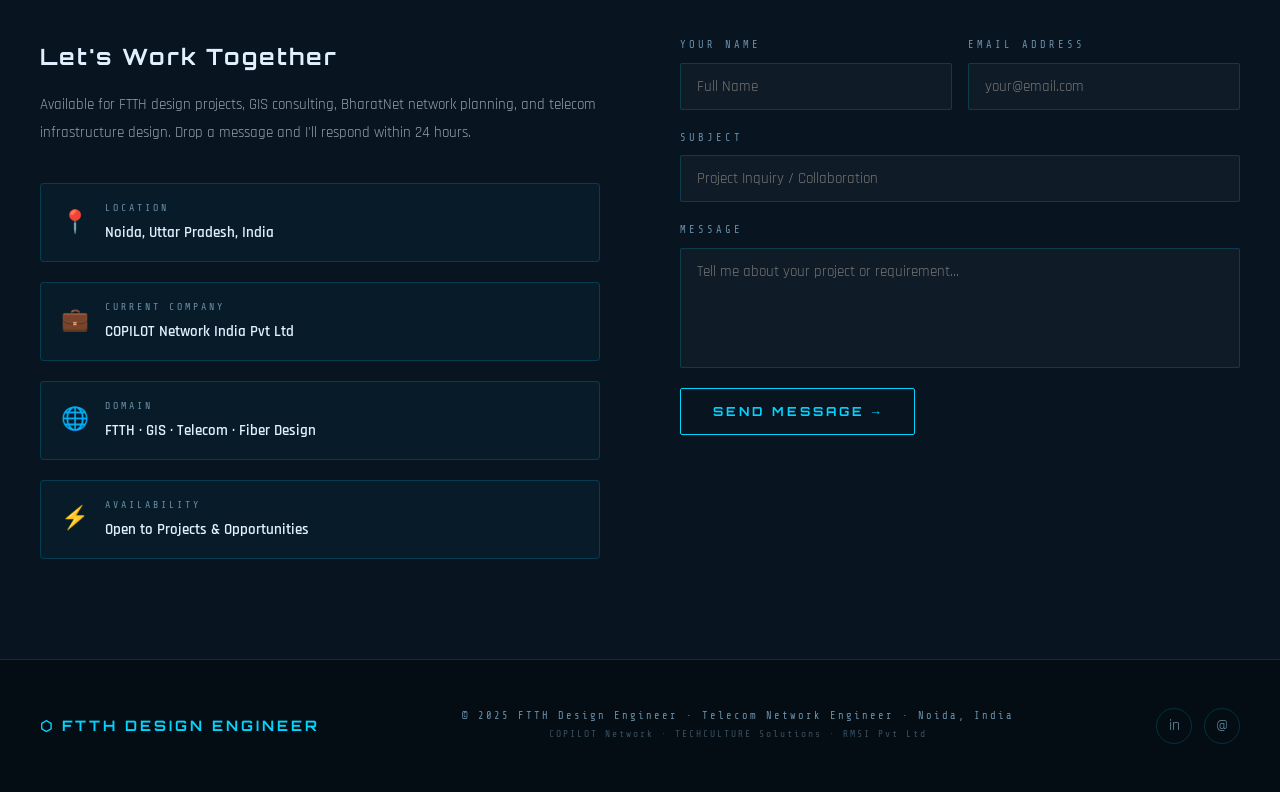
<file: Portfolio.html>
<!DOCTYPE html>
<html lang="en">
<head>
<meta charset="UTF-8" />
<meta name="viewport" content="width=device-width, initial-scale=1.0"/>
<title>FTTH Design Engineer | Telecom Network Specialist</title>
<link rel="preconnect" href="https://fonts.googleapis.com"/>
<link rel="preconnect" href="https://fonts.gstatic.com" crossorigin/>
<link href="https://fonts.googleapis.com/css2?family=Rajdhani:wght@300;400;500;600;700&family=Orbitron:wght@400;500;700;900&family=Share+Tech+Mono&display=swap" rel="stylesheet"/>
<link rel="stylesheet" type="text/css" href="Style.css">
</head>
<body>
<!-- LOADER -->
<div id="loader">
  <div class="loader-ring"></div>
  <div class="loader-logo">WELCOME TO ENTER TELECOM WEBSITE</div>
  <div class="loader-bar-wrap"><div class="loader-bar"></div></div>
  <div class="loader-pct" id="loader-pct">INITIALIZING... 0%</div>
</div>
 
<!-- PARTICLES -->
<canvas id="particles-canvas"></canvas>
 
<!-- NAVBAR -->
<nav id="navbar">
  <div class="nav-brand"><span></span>ABHAY DESIGN ENGINEER</div>
  <ul class="nav-links">
    <li><a href="#hero">Home</a></li>
    <li><a href="#about">About</a></li>
    <li><a href="#experience">Experience</a></li>
    <li><a href="#skills">Skills</a></li>
    <li><a href="#services">Expertise</a></li>
    <li><a href="#portfolio">Projects</a></li>
    <li><a href="#contact">Contact</a></li>
  </ul>
  <div id="hamburger" onclick="toggleMenu()">
    <span></span><span></span><span></span>
  </div>
</nav>
 
<!-- MOBILE MENU -->
<div id="mobile-menu">
  <a href="#hero" onclick="toggleMenu()">Home</a>
  <a href="#about" onclick="toggleMenu()">About</a>
  <a href="#experience" onclick="toggleMenu()">Experience</a>
  <a href="#skills" onclick="toggleMenu()">Skills</a>
  <a href="#services" onclick="toggleMenu()">Expertise</a>
  <a href="#portfolio" onclick="toggleMenu()">Projects</a>
  <a href="#contact" onclick="toggleMenu()">Contact</a>
</div>
 
<!-- ══════════════════════════════════
     HERO SECTION
═════════════════════════════════════ -->
<section id="hero">
  <div class="hero-slides">
    <div class="hero-slide hero-slide-1 active"></div>
    <div class="hero-slide hero-slide-2"></div>
    <div class="hero-slide hero-slide-3"></div>
  </div>
  <div class="circuit-bg" id="circuit-bg"></div>
 
  <div class="hero-content">
    <div class="hero-tag">TELECOM DESIGN SPECIALIST</div>
    <h1 class="hero-name">
      <span class="line1">FTTH DESIGN</span>
      <span class="line2">ENGINEER</span>
    </h1>
    <div class="hero-title">FIBER-TO-THE-HOME · NETWORK ARCHITECTURE</div>
    <p class="hero-desc">
      3.7+ years crafting fiber optic network solutions — from HLD design to DGPS survey,
      ArcGIS mapping, and BharatNet Phase III desktop planning. Building India's digital backbone, one fiber at a time.
    </p>
    <div class="hero-btns">
      <a href="#contact" class="btn-primary"><span>Get In Touch</span></a>
      <a href="#portfolio" class="btn-secondary">View Projects</a>
    </div>
  </div>
 
  <div class="hero-stats">
    <div class="stat-item">
      <div class="stat-num">3.7<span style="font-size:1rem">+</span></div>
      <div class="stat-label">Years Experience</div>
    </div>
    <div class="stat-item">
      <div class="stat-num">3</div>
      <div class="stat-label">Companies Served</div>
    </div>
    <div class="stat-item">
      <div class="stat-num">50<span style="font-size:1rem">+</span></div>
      <div class="stat-label">Projects Delivered</div>
    </div>
  </div>
 
  <div class="hero-dots">
    <div class="dot active" onclick="goSlide(0)"></div>
    <div class="dot" onclick="goSlide(1)"></div>
    <div class="dot" onclick="goSlide(2)"></div>
  </div>
  <div class="scroll-cue">SCROLL</div>
</section>
 
<!-- ══════════════════════════════════
     ABOUT SECTION
═════════════════════════════════════ -->
<section id="about">
  <div class="container">
    <div class="section-header reveal">
      <h2 class="section-title">About <em>Me</em></h2>
      <div class="section-line"></div>
    </div>
    <div class="about-grid">
      <div class="about-visual reveal">
        <div class="about-hex-wrap">
          <div class="hex-outer"></div>
          <div class="hex-inner"></div>
          <div class="hex-center">FTTH<br/>ENGINEER</div>
          <div class="orbit-dot"></div>
        </div>
        <div class="about-floating-tags">
          <div class="f-tag">HLD DESIGN</div>
          <div class="f-tag">ARC GIS</div>
          <div class="f-tag">QGIS</div>
          <div class="f-tag">BBNL PH3</div>
        </div>
      </div>
      <div class="about-text reveal">
        <h3>Telecom Design Engineer</h3>
        <div class="role">FTTH NETWORK SPECIALIST</div>
        <p>
          Experienced FTTH Design Engineer with 3.7+ years in telecom network design and deployment,
          currently working in the industry with a proven track record across leading organizations
          in India including COPILOT Network, TECHCULTURE SOLUTIONS, and RMSI Pvt Ltd, Noida.
        </p>
        <p>
          Specialized in High Level Design (HLD), Railway DGPS Survey, ABD Diagrams, GIS-based
          network planning, BSNL telecom infrastructure, and BharatNet Phase 3 desktop planning.
          Passionate about expanding India's fiber connectivity to the last mile.
        </p>
        <div class="about-info-grid">
          <div class="info-item">
            <span class="info-label">Current Role</span>
            <span class="info-val">FTTH Design Engineer</span>
          </div>
          <div class="info-item">
            <span class="info-label">Experience</span>
            <span class="info-val">3.7+ Years</span>
          </div>
          <div class="info-item">
            <span class="info-label">Location</span>
            <span class="info-val">Noida Sector- 62 (UP)</span>
          </div>
          <div class="info-item">
            <span class="info-label">Domain</span>
            <span class="info-val">Telecom / GIS / Fiber</span>
          </div>
        </div>
      </div>
    </div>
  </div>
</section>
 
<!-- ══════════════════════════════════
     EXPERIENCE SECTION
═════════════════════════════════════ -->
<section id="experience">
  <div class="container">
    <div class="section-header reveal">
      <h2 class="section-title">Professional <em>Experience</em></h2>
      <div class="section-line"></div>
    </div>
    <div class="timeline">
 
      <div class="timeline-item reveal">
        <div class="t-period">2023 — PRESENT</div>
        <div class="t-role">FTTH Design Engineer</div>
        <div class="t-company">COPILOT NETWORK INDIA PVT LTD</div>
        <p class="t-desc">
          Leading FTTH network design projects across multiple telecom zones. Responsible for
          HLD design, fiber route planning, and coordination with field teams for network
          deployment. Handling BBNL (BharatNet) Phase 3 desktop planning and QC of telecom maps.
        </p>
        <div class="t-tags">
          <span class="t-tag">HLD Design</span>
          <span class="t-tag">FTTH Planning</span>
          <span class="t-tag">BBNL Ph3</span>
          <span class="t-tag">File QC</span>
        </div>
      </div>
 
      <div class="timeline-item reveal">
        <div class="t-period">2022 — 2023</div>
        <div class="t-role">Telecom Design Engineer</div>
        <div class="t-company">TECHCULTURE SOLUTIONS PVT LTD</div>
        <p class="t-desc">
          Worked on ABD diagram creation and railway DGPS survey data processing. Performed
          topography map digitization and quality control for telecom infrastructure projects.
          Contributed to BSNL network expansion planning using ArcGIS and QGIS platforms.
        </p>
        <div class="t-tags">
          <span class="t-tag">ABD Diagrams</span>
          <span class="t-tag">Railway DGPS Survey</span>
          <span class="t-tag">ArcGIS</span>
          <span class="t-tag">Map Digitization</span>
        </div>
      </div>
 
      <div class="timeline-item reveal">
        <div class="t-period">2021 — 2022</div>
        <div class="t-role">GIS & Telecom Design Analyst</div>
        <div class="t-company">RMSI PVT LTD — NOIDA</div>
        <p class="t-desc">
          Performed GIS-based telecom network analysis and topography map digitization.
          Supported HLD and LLD design processes, fiber optic route surveys, and QC
          of spatial data for BSNL and national fiber projects using QGIS and ArcGIS tools.
        </p>
        <div class="t-tags">
          <span class="t-tag">QGIS</span>
          <span class="t-tag">Topography QC</span>
          <span class="t-tag">BSNL</span>
          <span class="t-tag">Fiber Survey</span>
        </div>
      </div>
 
    </div>
  </div>
</section>
 
<!-- ══════════════════════════════════
     SKILLS SECTION
═════════════════════════════════════ -->
<section id="skills">
  <div class="container">
    <div class="section-header reveal">
      <h2 class="section-title">Skills Proficiency &amp; <em>Expertise</em></h2>
      <div class="section-line"></div>
    </div>
    <div class="skills-grid">
 
      <div class="skill-group reveal">
        <h4>Design &amp; Planning</h4>
        <div class="skill-bar-item">
          <div class="skill-top"><span class="skill-name">FTTH / HLD Design</span><span class="skill-pct">92%</span></div>
          <div class="bar-track"><div class="bar-fill" data-pct="92"></div></div>
        </div>
        <div class="skill-bar-item">
          <div class="skill-top"><span class="skill-name">ABD Diagram Design</span><span class="skill-pct">88%</span></div>
          <div class="bar-track"><div class="bar-fill" data-pct="88"></div></div>
        </div>
        <div class="skill-bar-item">
          <div class="skill-top"><span class="skill-name">BharatNet (BBNL) Ph3 Planning</span><span class="skill-pct">85%</span></div>
          <div class="bar-track"><div class="bar-fill" data-pct="85"></div></div>
        </div>
        <div class="skill-bar-item">
          <div class="skill-top"><span class="skill-name">BSNL Telecom Network</span><span class="skill-pct">82%</span></div>
          <div class="bar-track"><div class="bar-fill" data-pct="82"></div></div>
        </div>
      </div>
 
      <div class="skill-group reveal">
        <h4>GIS &amp; Survey</h4>
        <div class="skill-bar-item">
          <div class="skill-top"><span class="skill-name">ArcGIS</span><span class="skill-pct">90%</span></div>
          <div class="bar-track"><div class="bar-fill" data-pct="90"></div></div>
        </div>
        <div class="skill-bar-item">
          <div class="skill-top"><span class="skill-name">QGIS</span><span class="skill-pct">88%</span></div>
          <div class="bar-track"><div class="bar-fill" data-pct="88"></div></div>
        </div>
        <div class="skill-bar-item">
          <div class="skill-top"><span class="skill-name">Railway DGPS Survey</span><span class="skill-pct">80%</span></div>
          <div class="bar-track"><div class="bar-fill" data-pct="80"></div></div>
        </div>
        <div class="skill-bar-item">
          <div class="skill-top"><span class="skill-name">Topography Map Digitization QC</span><span class="skill-pct">85%</span></div>
          <div class="bar-track"><div class="bar-fill" data-pct="85"></div></div>
        </div>
      </div>
 
    </div>
 
    <div class="skills-tools reveal">
      <div class="tools-title">TOOLS &amp; TECHNOLOGIES</div>
      <div class="tools-grid">
        <div class="tool-card">ARC GIS</div>
        <div class="tool-card">QGIS</div>
        <div class="tool-card">AutoCAD</div>
        <div class="tool-card">MS Office</div>
        <div class="tool-card">DGPS Survey</div>
        <div class="tool-card">BSNL OFC</div>
        <div class="tool-card">BBNL / BharatNet</div>
        <div class="tool-card">HLD / LLD Design</div>
        <div class="tool-card">ABD Diagrams</div>
        <div class="tool-card">Fiber Optic</div>
        <div class="tool-card">Network Planning</div>
        <div class="tool-card">GIS Mapping</div>
      </div>
    </div>
  </div>
</section>
 
<!-- ══════════════════════════════════
     SERVICES / EXPERTISE
═════════════════════════════════════ -->
<section id="services">
  <div class="container">
    <div class="section-header reveal">

      <h2 class="section-title">Core <em>Expertise</em></h2>
      <div class="section-line"></div>
    </div>
    <div class="services-grid">
 
      <div class="srv-card reveal">
        <div class="srv-num">01</div>
        <span class="srv-icon">🔌</span>
        <div class="srv-title">FTTH Network Design</div>
        <p class="srv-desc">
          End-to-end Fiber-to-the-Home network design including route planning, splice point
          identification, ODF placement, and final HLD documentation for deployment teams.
        </p>
      </div>
 
      <div class="srv-card reveal">
        <div class="srv-num">02</div>
        <span class="srv-icon">🗺️</span>
        <div class="srv-title">GIS & Map Digitization</div>
        <p class="srv-desc">
          Precision topographic map digitization and QC using ArcGIS and QGIS. Spatial data
          analysis for telecom route feasibility and fiber duct placement optimization.
        </p>
      </div>
 
      <div class="srv-card reveal">
        <div class="srv-num">03</div>
        <span class="srv-icon">🛤️</span>
        <div class="srv-title">Railway DGPS Survey</div>
        <p class="srv-desc">
          Differential GPS survey processing for railway telecom corridors, ensuring accurate
          geospatial data capture for OFC route planning alongside rail infrastructure.
        </p>
      </div>
 
      <div class="srv-card reveal">
        <div class="srv-num">04</div>
        <span class="srv-icon">📐</span>
        <div class="srv-title">ABD Diagram Creation</div>
        <p class="srv-desc">
          Accurate As-Built Document (ABD) diagrams showing deployed fiber routes, manhole
          locations, cabinet placements, and cable schedule documentation.
        </p>
      </div>
 
      <div class="srv-card reveal">
        <div class="srv-num">05</div>
        <span class="srv-icon">🌐</span>
        <div class="srv-title">BharatNet Planning</div>
        <p class="srv-desc">
          Desktop planning for BBNL BharatNet Phase 3, covering last-mile connectivity design
          for rural India — from GP to block level fiber network architecture.
        </p>
      </div>
 
      <div class="srv-card reveal">
        <div class="srv-num">06</div>
        <span class="srv-icon">📡</span>
        <div class="srv-title">BSNL Network Design</div>
        <p class="srv-desc">
          Telecom network design and augmentation for BSNL infrastructure, including OFC
          route planning, node placement, and network capacity analysis.
        </p>
      </div>
 
    </div>
  </div>
</section>
 
<!-- ══════════════════════════════════
     PORTFOLIO / PROJECTS
═════════════════════════════════════ -->
<section id="portfolio">
  <div class="container">
    <div class="section-header reveal">
      <h2 class="section-title">Featured <em>Projects</em></h2>
      <div class="section-line"></div>
    </div>
    <div class="portfolio-grid">
 
      <div class="proj-card reveal">
        <div class="proj-img proj-img-1">
          <span class="proj-img-icon">🔷</span>
          <div class="proj-img-badge">FTTH</div>
        </div>
        <div class="proj-body">
          <div class="proj-title">LUMOUS & TDS — HLD Design</div>
          <p class="proj-desc">Desktop HLD design for rural Network connectivity covering hundreds of Gram Panchayats with optimized fiber routing.</p>
          <div class="proj-tech"><span>QGIS</span><span>HLD</span><span>LUMOUS</span></div>
        </div>
      </div>
 
      <div class="proj-card reveal">
        <div class="proj-img proj-img-2">
          <span class="proj-img-icon">🗾</span>
          <div class="proj-img-badge">GIS</div>
        </div>
        <div class="proj-body">
          <div class="proj-title">Railway OFC DGPS Survey</div>
          <p class="proj-desc">DGPS-based survey for railway optical fiber cable corridor, with accurate spatial data processing and ABD generation.</p>
          <div class="proj-tech"><span>ArcGIS</span><span>DGPS</span><span>ABD</span></div>
        </div>
      </div>
 
      <div class="proj-card reveal">
        <div class="proj-img proj-img-3">
          <span class="proj-img-icon">📡</span>
          <div class="proj-img-badge">BSNL</div>
        </div>
        <div class="proj-body">
          <div class="proj-title">BharatNet Phase-3</div>
          <p class="proj-desc">Fiber network augmentation & network and planning design for BSNL covering urban and peri-urban zones with updated OFC route plans.</p>
          <div class="proj-tech"><span>BSNL OFC</span><span>ArcGIS</span><span>Network Design</span></div>
        </div>
      </div>
 
      <div class="proj-card reveal">
        <div class="proj-img proj-img-4">
          <span class="proj-img-icon">🏙️</span>
          <div class="proj-img-badge">FTTH</div>
        </div>
        <div class="proj-body">
          <div class="proj-title">Urban FTTH Rollout Design</div>
          <p class="proj-desc">Complete FTTH design for urban residential blocks — from OLT placement to last-mile distribution fiber planning.</p>
          <div class="proj-tech"><span>FTTH</span><span>HLD</span><span>LLD</span></div>
        </div>
      </div>
 
      <div class="proj-card reveal">
        <div class="proj-img proj-img-5">
          <span class="proj-img-icon">🗺️</span>
          <div class="proj-img-badge">GIS</div>
        </div>
        <div class="proj-body">
          <div class="proj-title">Topography Map Digitization QC</div>
          <p class="proj-desc">Large-scale topographic digitization and quality control for telecom infrastructure projects using GIS platforms.</p>
          <div class="proj-tech"><span>QGIS</span><span>ArcGIS</span><span>QC</span></div>
        </div>
      </div>
 
      <div class="proj-card reveal">
        <div class="proj-img proj-img-6">
          <span class="proj-img-icon">📋</span>
          <div class="proj-img-badge">ABD</div>
        </div>
        <div class="proj-body">
          <div class="proj-title">As-Built Documentation Suite</div>
          <p class="proj-desc">Comprehensive ABD diagram creation for deployed fiber networks including cable schedules and manhole inventories.</p>
          <div class="proj-tech"><span>ABD</span><span>AutoCAD</span><span>Documentation</span></div>
        </div>
      </div>
 
    </div>
  </div>
</section>
 
<!-- ══════════════════════════════════
     CERTIFICATIONS
═════════════════════════════════════ -->
<section id="certifications" style="background:var(--bg3);">
  <div class="container">
    <div class="section-header reveal">
      <h2 class="section-title">Certifications &amp; <em>Training</em></h2>
      <div class="section-line"></div>
    </div>
    <div class="cert-grid">
      <div class="cert-card reveal">
        <div class="cert-icon">🏅</div>
        <div><div class="cert-name">FTTH Network Design & Planning</div><div class="cert-issuer">Telecom Training Institute</div></div>
      </div>
      <div class="cert-card reveal">
        <div class="cert-icon">🎖️</div>
        <div><div class="cert-name">ArcGIS Professional Certification</div><div class="cert-issuer">Esri / RMSI</div></div>
      </div>
      <div class="cert-card reveal">
        <div class="cert-icon">🏅</div>
        <div><div class="cert-name">QGIS GIS Mapping</div><div class="cert-issuer">Open Source GIS Community</div></div>
      </div>
      <div class="cert-card reveal">
        <div class="cert-icon">🎖️</div>
        <div><div class="cert-name">Telecom Network Engineering</div><div class="cert-issuer">BSNL Training Centre</div></div>
      </div>
      <div class="cert-card reveal">
        <div class="cert-icon">🏅</div>
        <div><div class="cert-name">DGPS Survey Operations</div><div class="cert-issuer">Survey of India / Railways</div></div>
      </div>
      <div class="cert-card reveal">
        <div class="cert-icon">🎖️</div>
        <div><div class="cert-name">BharatNet Project Implementation</div><div class="cert-issuer">DoT / BBNL India</div></div>
      </div>
    </div>
  </div>
</section>
 
<!-- ══════════════════════════════════
     CONTACT SECTION
═════════════════════════════════════ -->
<section id="contact">
  <div class="container">
    <div class="section-header reveal">
    
      <h2 class="section-title">Contact <em>Me</em></h2>
      <div class="section-line"></div>
    </div>
    <div class="contact-grid">
      <div>
        <div class="contact-info reveal">
          <h3>Let's Work Together</h3>
          <p>
            Available for FTTH design projects, GIS consulting, BharatNet network planning,
            and telecom infrastructure design. Drop a message and I'll respond within 24 hours.
          </p>
        </div>
        <div class="contact-items reveal">
          <div class="c-item">
            <span class="c-icon">📍</span>
            <div>
              <div class="c-label">Location</div>
              <div class="c-value">Noida, Uttar Pradesh, India</div>
            </div>
          </div>
          <div class="c-item">
            <span class="c-icon">💼</span>
            <div>
              <div class="c-label">Current Company</div>
              <div class="c-value">COPILOT Network India Pvt Ltd</div>
            </div>
          </div>
          <div class="c-item">
            <span class="c-icon">🌐</span>
            <div>
              <div class="c-label">Domain</div>
              <div class="c-value">FTTH · GIS · Telecom · Fiber Design</div>
            </div>
          </div>
          <div class="c-item">
            <span class="c-icon">⚡</span>
            <div>
              <div class="c-label">Availability</div>
              <div class="c-value">Open to Projects & Opportunities</div>
            </div>
          </div>
        </div>
      </div>
 
      <div class="contact-form reveal">
        <div id="form-msg">✅ MESSAGE SENT SUCCESSFULLY — I'll respond within 24 hours.</div>
        <div class="form-row">
          <div class="form-group">
            <label>Your Name</label>
            <input type="text" id="f-name" placeholder="Full Name"/>
          </div>
          <div class="form-group">
            <label>Email Address</label>
            <input type="email" id="f-email" placeholder="your@email.com"/>
          </div>
        </div>
        <div class="form-group">
          <label>Subject</label>
          <input type="text" id="f-subject" placeholder="Project Inquiry / Collaboration"/>
        </div>
        <div class="form-group">
          <label>Message</label>
          <textarea id="f-msg" placeholder="Tell me about your project or requirement..."></textarea>
        </div>
        <button class="btn-submit" onclick="submitForm()"><span>Send Message →</span></button>
      </div>
    </div>
  </div>
</section>
 
<!-- FOOTER -->
<footer id="footer">
  <div class="footer-inner">
    <div class="footer-brand">⬡ FTTH DESIGN ENGINEER</div>
    <div class="footer-copy">
      © 2025 FTTH Design Engineer · Telecom Network Engineer · Noida, India<br/>
      <span style="color:rgba(106,143,168,0.5);font-size:0.6rem;">COPILOT Network · TECHCULTURE Solutions · RMSI Pvt Ltd</span>
    </div>
    <div class="footer-socials">
      <a href="www.linkedin.com/in/abhay-sharma-231157239" class="social-btn" title="LinkedIn">in</a>
      <a href="mailto:abhaysharma892486@gmail.com" class="social-btn" title="Email">@</a>
    </div>
  </div>
</footer>
 
<!-- BACK TO TOP -->
<div id="back-top" onclick="window.scrollTo({top:0,behavior:'smooth'})">↑</div>
 <script src="P.js"></script>
</body>
</html>
</file>
<file: Style.css>
:root{
  --bg:#050d14;
  --bg2:#081420;
  --bg3:#0a1a2a;
  --panel:#0d1f31;
  --accent:#00d4ff;
  --accent2:#00ff88;
  --accent3:#ff6b35;
  --gold:#ffc947;
  --text:#e0f0ff;
  --muted:#6a8fa8;
  --border:rgba(0,212,255,0.18);
  --glow:0 0 24px rgba(0,212,255,0.35);
  --glow2:0 0 18px rgba(0,255,136,0.3);
  --font-head:'Orbitron',monospace;
  --font-body:'Rajdhani',sans-serif;
  --font-mono:'Share Tech Mono',monospace;
}
*,*::before,*::after{margin:0;padding:0;box-sizing:border-box;}
html{scroll-behavior:smooth;font-size:16px;}
body{
  background:var(--bg);
  color:var(--text);
  font-family:var(--font-body);
  font-size:1.05rem;
  line-height:1.7;
  overflow-x:hidden;
}
a{text-decoration:none;color:inherit;}
img{max-width:100%;}
 
/* ══════════════════════════════════════════
   LOADER
══════════════════════════════════════════ */
#loader{
  position:fixed;inset:0;z-index:9999;
  background:var(--bg);
  display:flex;flex-direction:column;
  align-items:center;justify-content:center;
  gap:20px;
  transition:opacity 0.7s ease, visibility 0.7s ease;
}
#loader.hidden{opacity:0;visibility:hidden;pointer-events:none;}
.loader-logo{
  font-family:var(--font-head);
  font-size:clamp(1.2rem,3vw,1.8rem);
  font-weight:700;
  color:var(--accent);
  letter-spacing:4px;
  animation:pulse-text 1s ease infinite alternate;
}
.loader-bar-wrap{
  width:280px;height:3px;
  background:rgba(0,212,255,0.12);
  border-radius:2px;overflow:hidden;
}
.loader-bar{
  height:100%;width:0%;
  background:linear-gradient(90deg,var(--accent),var(--accent2));
  border-radius:2px;
  animation:load-progress 2.2s ease forwards;
}
.loader-pct{
  font-family:var(--font-mono);
  font-size:0.75rem;
  color:var(--muted);
  letter-spacing:3px;
}
.loader-ring{
  width:70px;height:70px;
  border:2px solid rgba(0,212,255,0.15);
  border-top-color:var(--accent);
  border-radius:50%;
  animation:spin 1s linear infinite;
  position:relative;
}
.loader-ring::after{
  content:'';
  position:absolute;inset:6px;
  border:2px solid rgba(0,255,136,0.15);
  border-bottom-color:var(--accent2);
  border-radius:50%;
  animation:spin 0.7s linear infinite reverse;
}
@keyframes spin{to{transform:rotate(360deg);}}
@keyframes load-progress{0%{width:0%}60%{width:75%}100%{width:100%}}
@keyframes pulse-text{from{opacity:0.6}to{opacity:1;text-shadow:0 0 20px var(--accent);}}
 
/* ══════════════════════════════════════════
   GRID / NOISE OVERLAY
══════════════════════════════════════════ */
body::before{
  content:'';
  position:fixed;inset:0;z-index:0;pointer-events:none;
  background-image:
    linear-gradient(rgba(0,212,255,0.03) 1px,transparent 1px),
    linear-gradient(90deg,rgba(0,212,255,0.03) 1px,transparent 1px);
  background-size:48px 48px;
}
 
/* ══════════════════════════════════════════
   NAVBAR
══════════════════════════════════════════ */
#navbar{
  position:fixed;top:0;left:0;right:0;z-index:1000;
  padding:0 40px;
  height:64px;
  display:flex;align-items:center;justify-content:space-between;
  background:rgba(5,13,20,0.85);
  border-bottom:1px solid var(--border);
  backdrop-filter:blur(16px);
  transition:all 0.3s ease;
}
#navbar.scrolled{background:rgba(5,13,20,0.97);}
.nav-brand{
  font-family:var(--font-head);
  font-size:1rem;
  font-weight:700;
  color:var(--accent);
  letter-spacing:3px;
  display:flex;align-items:center;gap:10px;
}
.nav-brand span{
  width:8px;height:8px;
  background:var(--accent2);
  border-radius:50%;
  animation:blink 1.4s ease infinite;
}
@keyframes blink{0%,100%{opacity:1}50%{opacity:0.2}}
.nav-links{
  display:flex;gap:4px;list-style:none;
}
.nav-links a{
  font-family:var(--font-body);
  font-size:0.82rem;
  font-weight:600;
  letter-spacing:2px;
  text-transform:uppercase;
  color:var(--muted);
  padding:6px 14px;
  border-radius:3px;
  transition:all 0.25s ease;
  position:relative;
}
.nav-links a::after{
  content:'';
  position:absolute;bottom:0;left:50%;right:50%;
  height:1px;background:var(--accent);
  transition:all 0.25s ease;
}
.nav-links a:hover{color:var(--accent);}
.nav-links a:hover::after{left:14px;right:14px;}
#hamburger{
  display:none;flex-direction:column;gap:5px;cursor:pointer;padding:6px;
}
#hamburger span{width:24px;height:2px;background:var(--accent);border-radius:2px;transition:all 0.3s;}
 
/* ══════════════════════════════════════════
   HERO / SLIDER
══════════════════════════════════════════ */
#hero{
  position:relative;min-height:100vh;
  display:flex;align-items:center;
  overflow:hidden;padding-top:64px;
}
.hero-slides{
  position:absolute;inset:0;z-index:0;
}
.hero-slide{
  position:absolute;inset:0;opacity:0;
  transition:opacity 1.2s ease;
  background-size:cover;background-position:center;
}
.hero-slide.active{opacity:1;}
.hero-slide-1{background:radial-gradient(ellipse at 70% 50%,rgba(0,60,100,0.7) 0%,transparent 65%),
  linear-gradient(135deg,#020810 0%,#061525 50%,#020d1a 100%);}
.hero-slide-2{background:radial-gradient(ellipse at 30% 60%,rgba(0,100,50,0.5) 0%,transparent 60%),
  linear-gradient(135deg,#020d0a 0%,#041a0f 50%,#020810 100%);}
.hero-slide-3{background:radial-gradient(ellipse at 60% 40%,rgba(100,40,0,0.5) 0%,transparent 60%),
  linear-gradient(135deg,#0d0803 0%,#1a1004 50%,#080510 100%);}
/* Telecom circuit animation */
.circuit-bg{
  position:absolute;inset:0;overflow:hidden;pointer-events:none;
}
.circuit-line{
  position:absolute;
  background:linear-gradient(90deg,transparent,rgba(0,212,255,0.25),transparent);
  animation:circuit-flow 4s linear infinite;
  opacity:0;
}
@keyframes circuit-flow{
  0%{opacity:0;transform:translateX(-100%);}
  10%{opacity:1;}
  90%{opacity:1;}
  100%{opacity:0;transform:translateX(100vw);}
}
.hero-content{
  position:relative;z-index:2;
  max-width:1200px;margin:0 auto;padding:80px 40px;
  width:100%;
}
.hero-tag{
  display:inline-flex;align-items:center;gap:10px;
  font-family:var(--font-mono);
  font-size:0.75rem;letter-spacing:4px;
  color:var(--accent2);
  margin-bottom:20px;
  opacity:0;animation:fade-up 0.8s ease 0.3s forwards;
}
.hero-tag::before{content:'';width:32px;height:1px;background:var(--accent2);}
.hero-name{
  font-family:var(--font-head);
  font-size:clamp(2.2rem,6vw,5rem);
  font-weight:900;
  line-height:1.05;
  letter-spacing:-1px;
  margin-bottom:10px;
  opacity:0;animation:fade-up 0.8s ease 0.5s forwards;
}
.hero-name .line1{color:var(--text);}
.hero-name .line2{
  color:transparent;
  -webkit-text-stroke:1px var(--accent);
  display:block;
}
.hero-title{
  font-family:var(--font-head);
  font-size:clamp(0.9rem,2.5vw,1.4rem);
  font-weight:500;
  letter-spacing:6px;
  color:var(--accent);
  margin-bottom:28px;
  opacity:0;animation:fade-up 0.8s ease 0.7s forwards;
}
.hero-desc{
  max-width:560px;
  font-size:1.05rem;
  color:rgba(224,240,255,0.7);
  margin-bottom:48px;
  opacity:0;animation:fade-up 0.8s ease 0.9s forwards;
  line-height:1.8;
}
.hero-btns{
  display:flex;gap:16px;flex-wrap:wrap;
  opacity:0;animation:fade-up 0.8s ease 1.1s forwards;
}
.btn-primary{
  padding:13px 36px;
  font-family:var(--font-head);font-size:0.78rem;
  font-weight:700;letter-spacing:3px;text-transform:uppercase;
  background:transparent;
  border:1px solid var(--accent);
  color:var(--accent);
  border-radius:2px;cursor:pointer;
  position:relative;overflow:hidden;
  transition:all 0.3s ease;
}
.btn-primary::before{
  content:'';
  position:absolute;inset:0;
  background:var(--accent);
  transform:translateX(-101%);
  transition:transform 0.35s ease;
  z-index:0;
}
.btn-primary:hover::before{transform:translateX(0);}
.btn-primary:hover{color:var(--bg);}
.btn-primary span{position:relative;z-index:1;}
.btn-secondary{
  padding:13px 36px;
  font-family:var(--font-head);font-size:0.78rem;
  font-weight:700;letter-spacing:3px;text-transform:uppercase;
  background:rgba(0,255,136,0.08);
  border:1px solid var(--accent2);
  color:var(--accent2);
  border-radius:2px;cursor:pointer;
  transition:all 0.3s ease;
}
.btn-secondary:hover{background:rgba(0,255,136,0.15);}
.hero-stats{
  position:absolute;right:40px;bottom:80px;
  display:flex;flex-direction:column;gap:20px;
  opacity:0;animation:fade-left 0.8s ease 1.3s forwards;
}
.stat-item{
  text-align:right;
  padding:16px 20px 16px 30px;
  border-right:2px solid var(--accent);
  background:rgba(0,212,255,0.04);
  backdrop-filter:blur(8px);
}
.stat-num{
  font-family:var(--font-head);
  font-size:2rem;font-weight:900;
  color:var(--accent);
  line-height:1;
}
.stat-label{
  font-size:0.72rem;letter-spacing:2px;
  color:var(--muted);text-transform:uppercase;
}
.hero-dots{
  position:absolute;bottom:32px;left:50%;transform:translateX(-50%);
  display:flex;gap:10px;z-index:5;
}
.dot{
  width:6px;height:6px;border-radius:50%;
  background:rgba(0,212,255,0.3);cursor:pointer;
  transition:all 0.3s ease;
}
.dot.active{background:var(--accent);width:24px;border-radius:3px;}
.scroll-cue{
  position:absolute;bottom:36px;right:50px;
  display:flex;flex-direction:column;align-items:center;gap:8px;
  font-family:var(--font-mono);font-size:0.65rem;letter-spacing:3px;
  color:var(--muted);
  animation:float 2s ease infinite;
}
.scroll-cue::after{
  content:'';width:1px;height:50px;
  background:linear-gradient(to bottom,var(--accent),transparent);
}
@keyframes float{0%,100%{transform:translateY(0)}50%{transform:translateY(-8px)}}
@keyframes fade-up{from{opacity:0;transform:translateY(30px)}to{opacity:1;transform:translateY(0)}}
@keyframes fade-left{from{opacity:0;transform:translateX(30px)}to{opacity:1;transform:translateX(0)}}
 
/* ══════════════════════════════════════════
   SECTIONS COMMON
══════════════════════════════════════════ */
section{position:relative;z-index:1;padding:100px 40px;}
.container{max-width:1200px;margin:0 auto;}
.section-header{margin-bottom:64px;}
.section-eyebrow{
  font-family:var(--font-mono);font-size:0.7rem;
  letter-spacing:5px;text-transform:uppercase;
  color:var(--accent2);margin-bottom:14px;
  display:flex;align-items:center;gap:14px;
}
.section-eyebrow::before{content:'//';color:var(--accent);font-weight:bold;}
.section-title{
  font-family:var(--font-head);
  font-size:clamp(1.8rem,4vw,3rem);
  font-weight:700;letter-spacing:2px;
  color:var(--text);line-height:1.1;
}
.section-title em{
  font-style:normal;color:var(--accent);
}
.section-line{
  width:64px;height:2px;margin-top:20px;
  background:linear-gradient(90deg,var(--accent),transparent);
}
/* Reveal animation */
.reveal{
  opacity:0;transform:translateY(40px);
  transition:opacity 0.7s ease, transform 0.7s ease;
}
.reveal.visible{opacity:1;transform:translateY(0);}
 
/* ══════════════════════════════════════════
   ABOUT
══════════════════════════════════════════ */
#about{background:var(--bg2);}
.about-grid{display:grid;grid-template-columns:1fr 1fr;gap:80px;align-items:center;}
.about-visual{
  position:relative;
  display:flex;align-items:center;justify-content:center;
}
.about-hex-wrap{
  position:relative;width:260px;height:300px;
}
.hex-outer{
  width:220px;height:220px;
  border:1px solid var(--border);
  border-radius:50%;
  position:absolute;top:50%;left:50%;
  transform:translate(-50%,-50%);
  animation:slow-spin 20s linear infinite;
}
.hex-inner{
  width:160px;height:160px;
  border:1px dashed rgba(0,212,255,0.2);
  border-radius:50%;
  position:absolute;top:50%;left:50%;
  transform:translate(-50%,-50%);
  animation:slow-spin 12s linear infinite reverse;
}
.hex-center{
  width:110px;height:110px;
  background:linear-gradient(135deg,rgba(0,212,255,0.12),rgba(0,255,136,0.08));
  border:1px solid var(--accent);
  border-radius:50%;
  position:absolute;top:50%;left:50%;
  transform:translate(-50%,-50%);
  display:flex;align-items:center;justify-content:center;
  font-family:var(--font-head);font-size:0.7rem;
  font-weight:700;letter-spacing:2px;color:var(--accent);
  text-align:center;line-height:1.4;
  box-shadow:var(--glow);
}
.orbit-dot{
  position:absolute;width:8px;height:8px;
  background:var(--accent2);border-radius:50%;
  box-shadow:var(--glow2);
  top:0;left:50%;transform:translateX(-50%);
  transform-origin:50% 110px;
}
@keyframes slow-spin{to{transform:translate(-50%,-50%) rotate(360deg);}}
.about-floating-tags{
  position:absolute;right:-20px;
  display:flex;flex-direction:column;gap:10px;
}
.f-tag{
  padding:5px 12px;
  font-family:var(--font-mono);font-size:0.65rem;
  letter-spacing:2px;color:var(--accent);
  border:1px solid var(--border);
  background:rgba(0,212,255,0.05);
  border-radius:2px;white-space:nowrap;
  animation:float 3s ease infinite;
}
.f-tag:nth-child(2){animation-delay:0.5s;}
.f-tag:nth-child(3){animation-delay:1s;}
.f-tag:nth-child(4){animation-delay:1.5s;}
.about-text h3{
  font-family:var(--font-head);font-size:1.5rem;
  font-weight:700;color:var(--text);margin-bottom:6px;
  letter-spacing:2px;
}
.about-text .role{
  font-family:var(--font-mono);font-size:0.75rem;
  letter-spacing:4px;color:var(--accent);margin-bottom:24px;
}
.about-text p{
  color:rgba(224,240,255,0.75);
  margin-bottom:16px;font-size:1rem;
  line-height:1.85;
}
.about-info-grid{
  display:grid;grid-template-columns:1fr 1fr;gap:14px;
  margin-top:28px;
}
.info-item{
  display:flex;flex-direction:column;gap:2px;
}
.info-label{
  font-family:var(--font-mono);font-size:0.62rem;
  letter-spacing:3px;color:var(--muted);text-transform:uppercase;
}
.info-val{
  font-size:0.92rem;font-weight:600;color:var(--text);
}
 
/* ══════════════════════════════════════════
   EXPERIENCE TIMELINE
══════════════════════════════════════════ */
#experience{background:var(--bg);}
.timeline{position:relative;padding-left:40px;}
.timeline::before{
  content:'';
  position:absolute;left:0;top:0;bottom:0;
  width:1px;
  background:linear-gradient(to bottom,transparent,var(--border),var(--border),transparent);
}
.timeline-item{
  position:relative;margin-bottom:60px;
}
.timeline-item::before{
  content:'';
  position:absolute;left:-46px;top:6px;
  width:12px;height:12px;
  background:var(--accent);
  border-radius:50%;
  box-shadow:var(--glow);
}
.timeline-item:last-child{margin-bottom:0;}
.t-period{
  font-family:var(--font-mono);font-size:0.68rem;
  letter-spacing:3px;color:var(--accent2);margin-bottom:6px;
}
.t-role{
  font-family:var(--font-head);font-size:1.2rem;
  font-weight:700;color:var(--text);letter-spacing:1px;margin-bottom:4px;
}
.t-company{
  font-size:0.88rem;font-weight:600;
  color:var(--accent);margin-bottom:14px;
  letter-spacing:1px;
}
.t-desc{
  color:rgba(224,240,255,0.7);font-size:0.95rem;
  margin-bottom:14px;line-height:1.8;
}
.t-tags{display:flex;flex-wrap:wrap;gap:8px;}
.t-tag{
  padding:3px 12px;
  font-family:var(--font-mono);font-size:0.62rem;
  letter-spacing:1px;color:var(--muted);
  border:1px solid rgba(0,212,255,0.15);
  border-radius:2px;
  transition:all 0.25s ease;
}
.t-tag:hover{color:var(--accent);border-color:var(--accent);}
 
/* ══════════════════════════════════════════
   SKILLS
══════════════════════════════════════════ */
#skills{background:var(--bg2);}
.skills-grid{display:grid;grid-template-columns:repeat(2,1fr);gap:48px;}
.skill-group h4{
  font-family:var(--font-head);font-size:0.8rem;
  font-weight:700;letter-spacing:3px;
  color:var(--accent);margin-bottom:24px;text-transform:uppercase;
  display:flex;align-items:center;gap:10px;
}
.skill-group h4::after{
  content:'';flex:1;height:1px;
  background:linear-gradient(90deg,var(--border),transparent);
}
.skill-bar-item{margin-bottom:20px;}
.skill-top{
  display:flex;justify-content:space-between;
  margin-bottom:8px;
}
.skill-name{
  font-size:0.88rem;font-weight:600;
  color:var(--text);letter-spacing:1px;
}
.skill-pct{
  font-family:var(--font-mono);font-size:0.75rem;
  color:var(--accent);font-weight:700;
}
.bar-track{
  height:4px;background:rgba(255,255,255,0.06);
  border-radius:2px;overflow:visible;position:relative;
}
.bar-fill{
  height:100%;border-radius:2px;width:0%;
  background:linear-gradient(90deg,var(--accent),var(--accent2));
  position:relative;
  transition:width 1.4s cubic-bezier(0.16,1,0.3,1);
  box-shadow:0 0 10px rgba(0,212,255,0.5);
}
.bar-fill::after{
  content:'';
  position:absolute;right:-1px;top:50%;transform:translateY(-50%);
  width:8px;height:8px;
  background:var(--accent2);border-radius:50%;
  box-shadow:0 0 8px var(--accent2);
}
.skills-tools{
  margin-top:60px;
}
.tools-title{
  font-family:var(--font-head);font-size:0.8rem;
  font-weight:700;letter-spacing:3px;
  color:var(--accent);margin-bottom:24px;text-transform:uppercase;
}
.tools-grid{
  display:grid;grid-template-columns:repeat(auto-fill,minmax(140px,1fr));gap:12px;
}
.tool-card{
  padding:14px 16px;
  background:rgba(0,212,255,0.04);
  border:1px solid var(--border);
  border-radius:4px;
  text-align:center;
  font-family:var(--font-mono);font-size:0.72rem;
  letter-spacing:1px;color:var(--muted);
  transition:all 0.3s ease;cursor:default;
}
.tool-card:hover{
  color:var(--accent);
  border-color:var(--accent);
  background:rgba(0,212,255,0.08);
  transform:translateY(-3px);
  box-shadow:0 8px 24px rgba(0,212,255,0.12);
}
 
/* ══════════════════════════════════════════
   SERVICES / EXPERTISE
══════════════════════════════════════════ */
#services{background:var(--bg);}
.services-grid{
  display:grid;grid-template-columns:repeat(3,1fr);gap:24px;
}
.srv-card{
  padding:36px 28px;
  background:var(--panel);
  border:1px solid var(--border);
  border-radius:4px;
  position:relative;overflow:hidden;
  transition:all 0.4s ease;
  group:hover;
}
.srv-card::before{
  content:'';
  position:absolute;top:0;left:0;right:0;height:2px;
  background:linear-gradient(90deg,transparent,var(--accent),transparent);
  transform:scaleX(0);
  transition:transform 0.4s ease;
}
.srv-card:hover{
  transform:translateY(-6px);
  border-color:rgba(0,212,255,0.35);
  box-shadow:0 20px 50px rgba(0,0,0,0.4);
}
.srv-card:hover::before{transform:scaleX(1);}
.srv-num{
  font-family:var(--font-head);font-size:2.5rem;
  font-weight:900;color:rgba(0,212,255,0.07);
  margin-bottom:16px;line-height:1;
}
.srv-icon{
  font-size:2rem;margin-bottom:16px;
  display:block;
}
.srv-title{
  font-family:var(--font-head);font-size:0.9rem;
  font-weight:700;letter-spacing:2px;
  color:var(--text);margin-bottom:12px;text-transform:uppercase;
}
.srv-desc{
  font-size:0.9rem;color:rgba(224,240,255,0.6);line-height:1.75;
}
 
/* ══════════════════════════════════════════
   PORTFOLIO / PROJECTS
══════════════════════════════════════════ */
#portfolio{background:var(--bg2);}
.portfolio-grid{
  display:grid;grid-template-columns:repeat(3,1fr);gap:24px;
}
.proj-card{
  background:var(--panel);
  border:1px solid var(--border);
  border-radius:4px;overflow:hidden;
  transition:all 0.4s ease;
}
.proj-card:hover{
  transform:translateY(-6px);
  box-shadow:0 24px 60px rgba(0,0,0,0.5),0 0 30px rgba(0,212,255,0.08);
  border-color:rgba(0,212,255,0.3);
}
.proj-img{
  height:160px;
  position:relative;overflow:hidden;
  display:flex;align-items:center;justify-content:center;
}
.proj-img-1{background:linear-gradient(135deg,#061525,#0a2540);}
.proj-img-2{background:linear-gradient(135deg,#050f08,#0a2015);}
.proj-img-3{background:linear-gradient(135deg,#150a06,#2a1208);}
.proj-img-4{background:linear-gradient(135deg,#080515,#15083a);}
.proj-img-5{background:linear-gradient(135deg,#050d14,#0a1f33);}
.proj-img-6{background:linear-gradient(135deg,#0a0805,#1a1205);}
.proj-img-icon{
  font-size:3rem;opacity:0.5;
  transition:all 0.4s ease;
}
.proj-card:hover .proj-img-icon{opacity:1;transform:scale(1.1);}
.proj-img-badge{
  position:absolute;top:12px;right:12px;
  padding:3px 10px;
  font-family:var(--font-mono);font-size:0.6rem;
  letter-spacing:2px;
  background:rgba(0,212,255,0.15);
  border:1px solid rgba(0,212,255,0.3);
  border-radius:2px;color:var(--accent);
}
.proj-body{padding:20px;}
.proj-title{
  font-family:var(--font-head);font-size:0.88rem;
  font-weight:700;letter-spacing:1px;
  color:var(--text);margin-bottom:8px;
}
.proj-desc{
  font-size:0.85rem;color:rgba(224,240,255,0.6);
  line-height:1.7;margin-bottom:14px;
}
.proj-tech{display:flex;flex-wrap:wrap;gap:6px;}
.proj-tech span{
  padding:2px 8px;
  font-family:var(--font-mono);font-size:0.6rem;
  color:var(--accent2);
  border:1px solid rgba(0,255,136,0.2);
  border-radius:2px;
}
 
/* ══════════════════════════════════════════
   CERTIFICATIONS
══════════════════════════════════════════ */
#certifications{background:var(--bg);}
.cert-grid{
  display:grid;grid-template-columns:repeat(auto-fill,minmax(260px,1fr));gap:20px;
}
.cert-card{
  padding:24px;
  background:var(--panel);
  border:1px solid var(--border);
  border-radius:4px;
  display:flex;gap:16px;align-items:flex-start;
  transition:all 0.3s ease;
}
.cert-card:hover{
  border-color:var(--gold);
  box-shadow:0 0 24px rgba(255,201,71,0.1);
}
.cert-icon{
  font-size:1.8rem;flex-shrink:0;
}
.cert-name{
  font-family:var(--font-head);font-size:0.82rem;
  font-weight:700;color:var(--text);letter-spacing:1px;margin-bottom:4px;
}
.cert-issuer{
  font-size:0.78rem;color:var(--gold);letter-spacing:1px;
}
 
/* ══════════════════════════════════════════
   CONTACT
══════════════════════════════════════════ */
#contact{background:var(--bg2);}
.contact-grid{display:grid;grid-template-columns:1fr 1fr;gap:80px;align-items:start;}
.contact-info h3{
  font-family:var(--font-head);font-size:1.4rem;
  font-weight:700;color:var(--text);margin-bottom:16px;letter-spacing:2px;
}
.contact-info p{
  color:rgba(224,240,255,0.65);font-size:0.95rem;
  line-height:1.85;margin-bottom:36px;
}
.contact-items{display:flex;flex-direction:column;gap:20px;}
.c-item{
  display:flex;align-items:center;gap:16px;
  padding:16px 20px;
  background:rgba(0,212,255,0.04);
  border:1px solid var(--border);
  border-radius:4px;
  transition:all 0.3s ease;
}
.c-item:hover{border-color:var(--accent);background:rgba(0,212,255,0.08);}
.c-icon{font-size:1.4rem;flex-shrink:0;}
.c-label{
  font-family:var(--font-mono);font-size:0.62rem;
  letter-spacing:3px;color:var(--muted);text-transform:uppercase;margin-bottom:3px;
}
.c-value{font-size:0.92rem;color:var(--text);font-weight:600;}
/* Contact Form */
.contact-form{display:flex;flex-direction:column;gap:20px;}
.form-group{
  display:flex;flex-direction:column;gap:8px;
}
.form-group label{
  font-family:var(--font-mono);font-size:0.65rem;
  letter-spacing:3px;color:var(--muted);text-transform:uppercase;
}
.form-group input,
.form-group textarea{
  background:rgba(255,255,255,0.03);
  border:1px solid var(--border);
  border-radius:2px;
  padding:13px 16px;
  color:var(--text);
  font-family:var(--font-body);font-size:0.95rem;
  transition:border-color 0.25s ease;
  resize:none;outline:none;
}
.form-group input:focus,
.form-group textarea:focus{
  border-color:var(--accent);
  box-shadow:0 0 0 1px rgba(0,212,255,0.2);
}
.form-group textarea{min-height:120px;}
.form-row{display:grid;grid-template-columns:1fr 1fr;gap:16px;}
.btn-submit{
  padding:14px 32px;
  font-family:var(--font-head);font-size:0.78rem;
  font-weight:700;letter-spacing:3px;text-transform:uppercase;
  background:transparent;
  border:1px solid var(--accent);
  color:var(--accent);
  border-radius:2px;cursor:pointer;
  position:relative;overflow:hidden;
  transition:all 0.3s ease;
  align-self:flex-start;
}
.btn-submit::before{
  content:'';
  position:absolute;inset:0;
  background:var(--accent);
  transform:translateX(-101%);
  transition:transform 0.35s ease;
  z-index:0;
}
.btn-submit:hover::before{transform:translateX(0);}
.btn-submit:hover{color:var(--bg);}
.btn-submit span{position:relative;z-index:1;}
/* form success */
#form-msg{
  font-family:var(--font-mono);font-size:0.75rem;
  letter-spacing:2px;color:var(--accent2);
  display:none;padding:12px;
  border:1px solid rgba(0,255,136,0.2);
  border-radius:2px;
  background:rgba(0,255,136,0.05);
}
 
/* ══════════════════════════════════════════
   FOOTER
══════════════════════════════════════════ */
#footer{
  background:var(--bg);
  border-top:1px solid var(--border);
  padding:48px 40px;
}
.footer-inner{
  max-width:1200px;margin:0 auto;
  display:flex;align-items:center;justify-content:space-between;
  flex-wrap:wrap;gap:24px;
}
.footer-brand{
  font-family:var(--font-head);font-size:0.9rem;
  font-weight:700;letter-spacing:3px;color:var(--accent);
}
.footer-copy{
  font-family:var(--font-mono);font-size:0.65rem;
  letter-spacing:2px;color:var(--muted);text-align:center;
}
.footer-links{display:flex;gap:20px;}
.footer-links a{
  font-size:0.78rem;color:var(--muted);letter-spacing:1px;
  transition:color 0.25s ease;
}
.footer-links a:hover{color:var(--accent);}
.footer-socials{display:flex;gap:12px;}
.social-btn{
  width:36px;height:36px;
  border:1px solid var(--border);
  border-radius:50%;
  display:flex;align-items:center;justify-content:center;
  font-size:1rem;color:var(--muted);
  transition:all 0.3s ease;
}
.social-btn:hover{
  border-color:var(--accent);color:var(--accent);
  box-shadow:var(--glow);
}
 
/* ══════════════════════════════════════════
   PARTICLE CANVAS
══════════════════════════════════════════ */
#particles-canvas{
  position:fixed;top:0;left:0;
  width:100%;height:100%;
  z-index:0;pointer-events:none;
  opacity:0.35;
}
 
/* ══════════════════════════════════════════
   BACK TO TOP
══════════════════════════════════════════ */
#back-top{
  position:fixed;bottom:32px;right:32px;z-index:500;
  width:44px;height:44px;
  background:rgba(0,212,255,0.1);
  border:1px solid var(--accent);
  border-radius:50%;
  display:flex;align-items:center;justify-content:center;
  cursor:pointer;font-size:1.1rem;color:var(--accent);
  opacity:0;visibility:hidden;
  transition:all 0.3s ease;
}
#back-top.visible{opacity:1;visibility:visible;}
#back-top:hover{background:var(--accent);color:var(--bg);}
 
/* ══════════════════════════════════════════
   MOBILE NAV MENU
══════════════════════════════════════════ */
#mobile-menu{
  position:fixed;top:64px;left:0;right:0;z-index:900;
  background:rgba(5,13,20,0.98);
  border-bottom:1px solid var(--border);
  backdrop-filter:blur(20px);
  padding:24px 40px;
  display:none;flex-direction:column;gap:4px;
}
#mobile-menu a{
  padding:12px 0;
  font-family:var(--font-head);font-size:0.8rem;
  letter-spacing:3px;text-transform:uppercase;
  color:var(--muted);
  border-bottom:1px solid rgba(0,212,255,0.07);
  transition:color 0.25s ease;
}
#mobile-menu a:hover{color:var(--accent);}
 
/* ══════════════════════════════════════════
   RESPONSIVE
══════════════════════════════════════════ */
@media(max-width:1024px){
  .about-grid{gap:48px;}
  .services-grid{grid-template-columns:1fr 1fr;}
  .portfolio-grid{grid-template-columns:1fr 1fr;}
  .hero-stats{bottom:50px;}
}
@media(max-width:768px){
  #navbar{padding:0 20px;}
  .nav-links{display:none;}
  #hamburger{display:flex;}
  section{padding:80px 20px;}
  .hero-content{padding:60px 20px;}
  .about-grid{grid-template-columns:1fr;}
  .about-visual{display:none;}
  .skills-grid{grid-template-columns:1fr;}
  .services-grid{grid-template-columns:1fr;}
  .portfolio-grid{grid-template-columns:1fr;}
  .contact-grid{grid-template-columns:1fr;}
  .form-row{grid-template-columns:1fr;}
  .hero-stats{display:none;}
  .footer-inner{flex-direction:column;text-align:center;}
}
 
/* ══════════════════════════════════════════
   CUSTOM SCROLLBAR
══════════════════════════════════════════ */
::-webkit-scrollbar{width:4px;}
::-webkit-scrollbar-track{background:var(--bg);}
::-webkit-scrollbar-thumb{background:var(--accent);border-radius:2px;}
</file>
